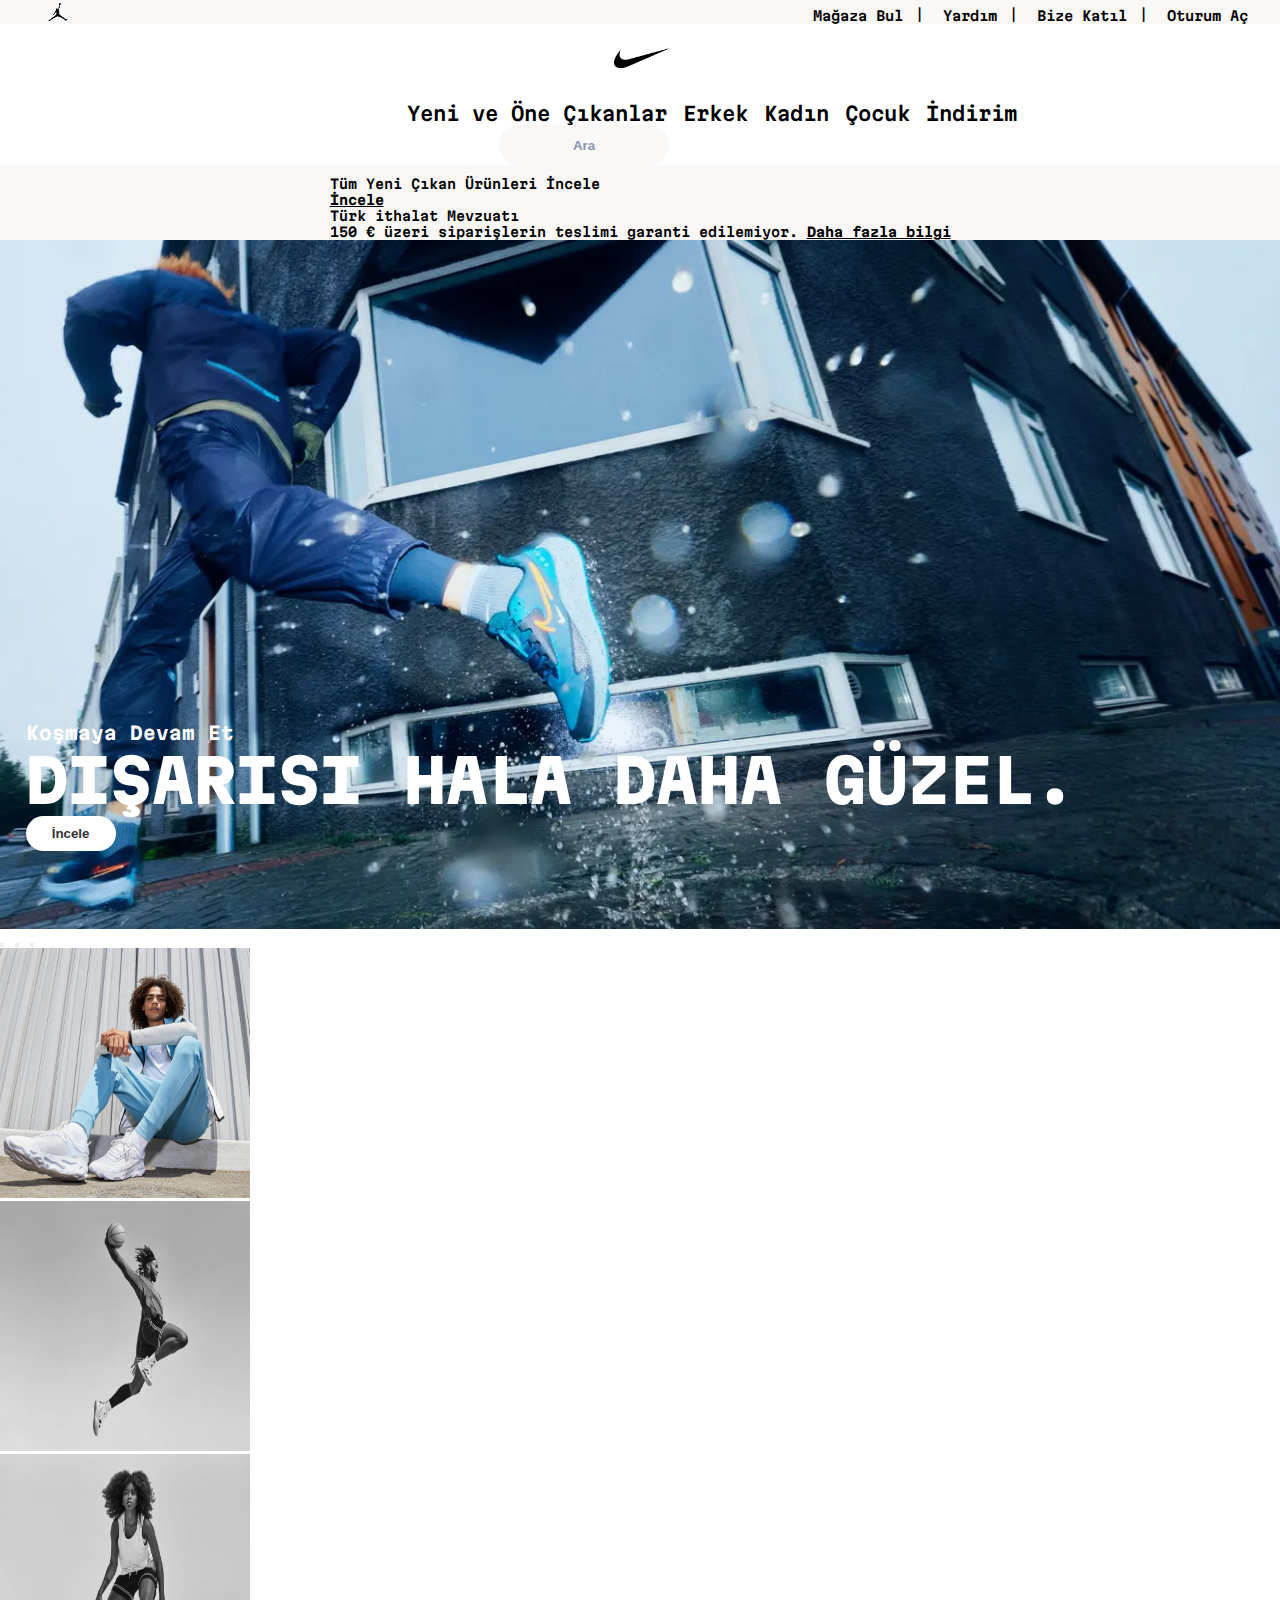
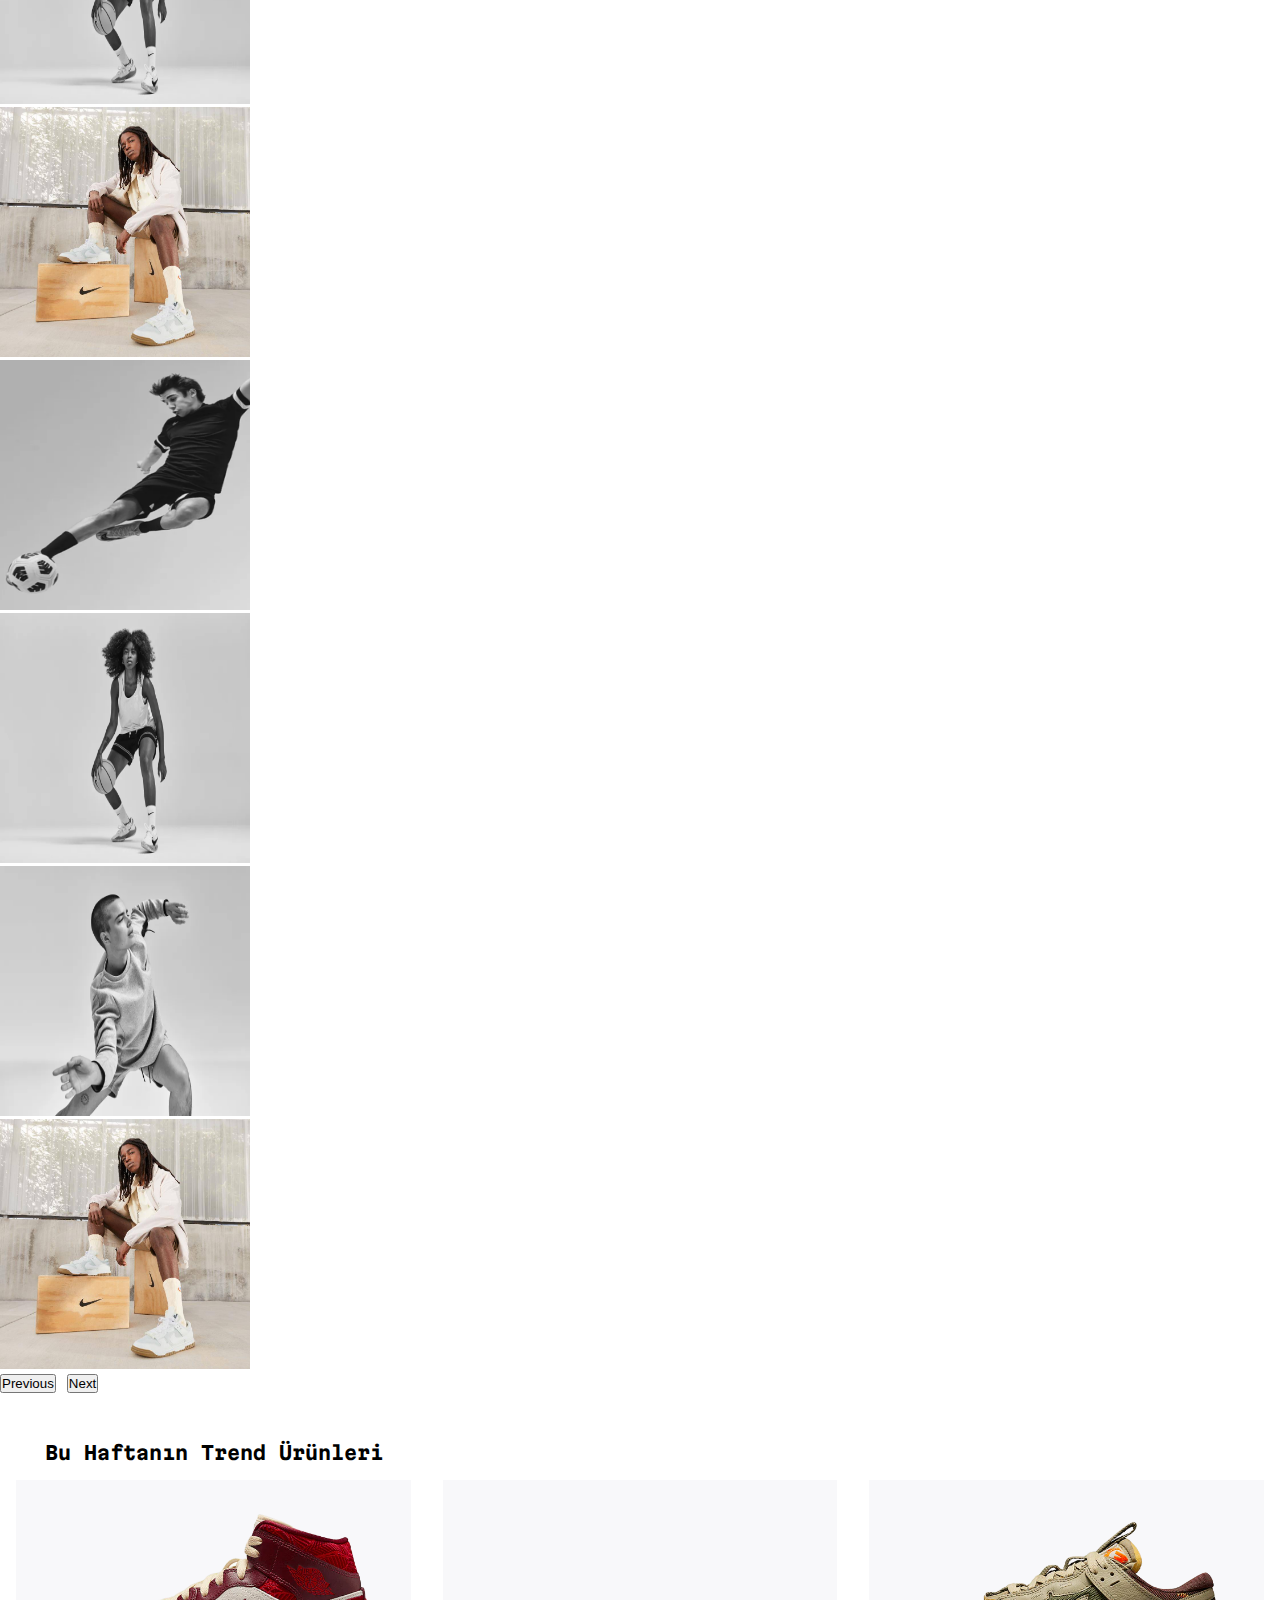
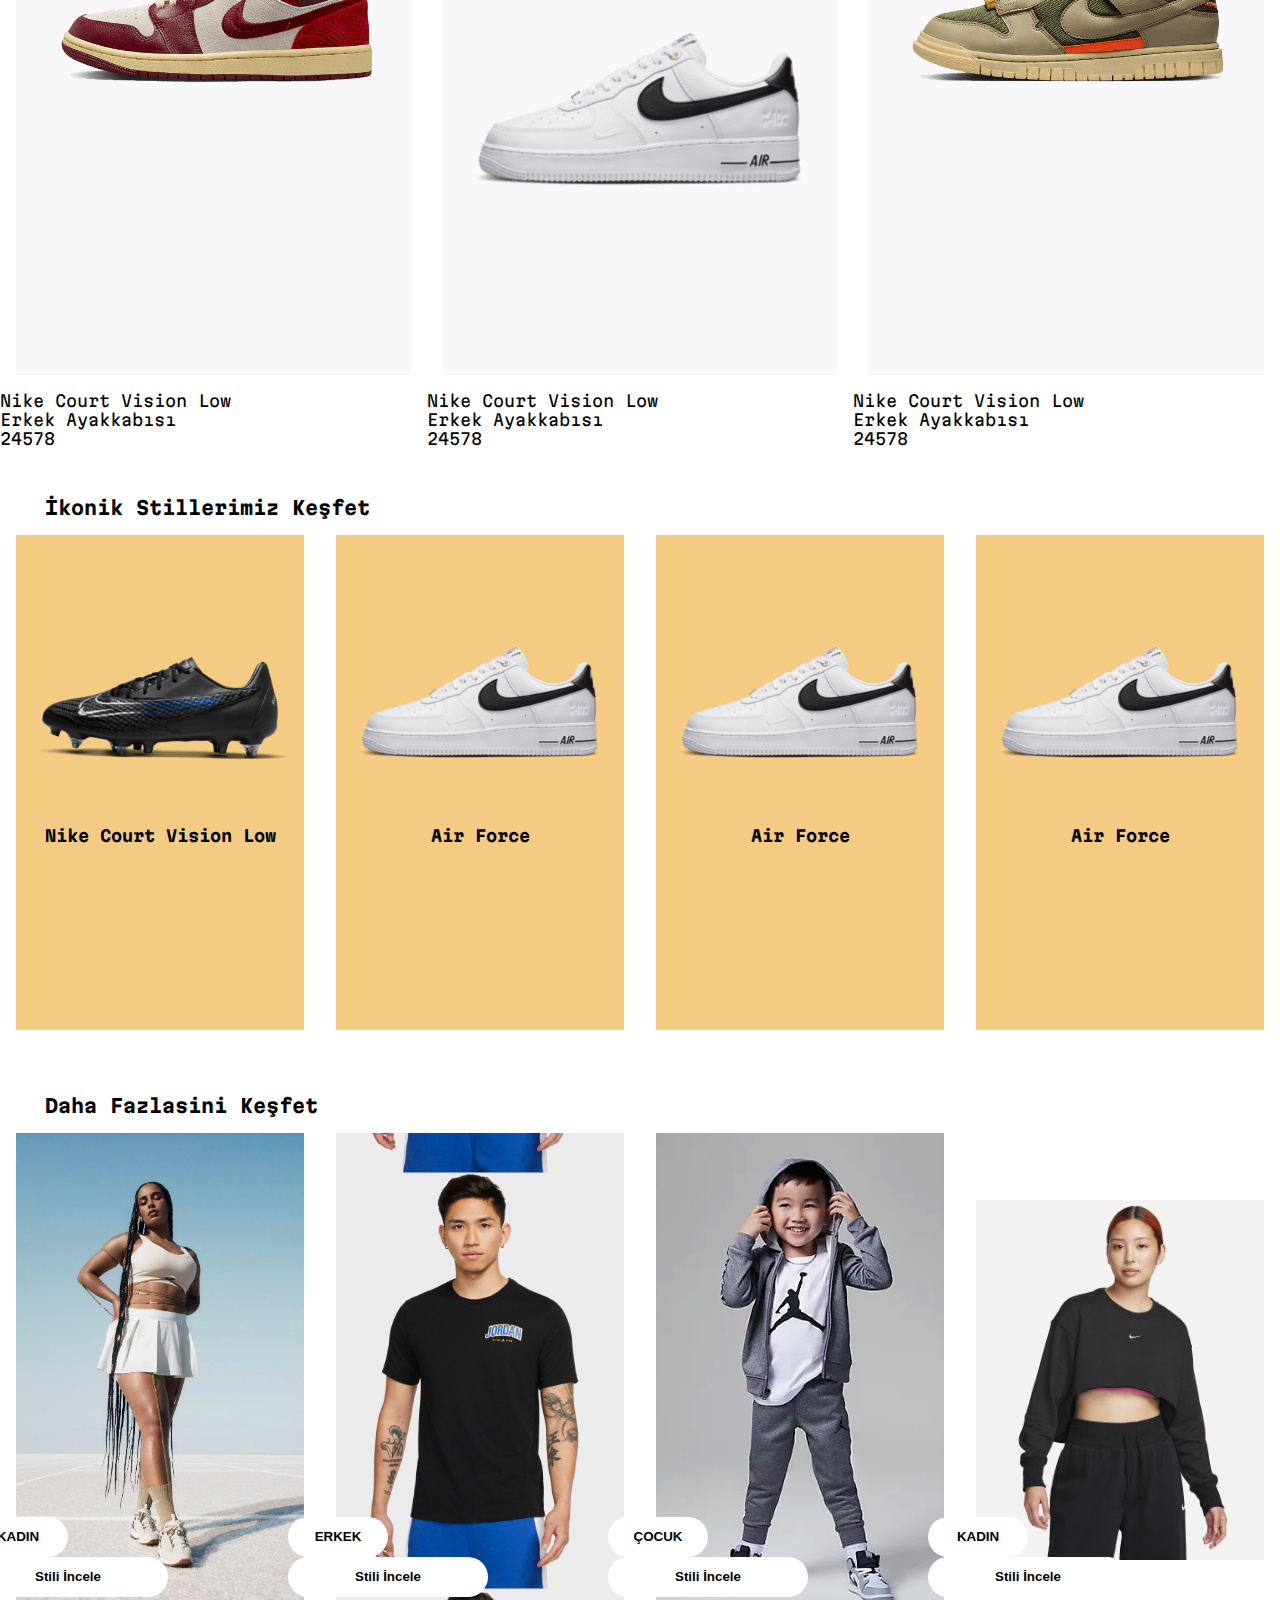
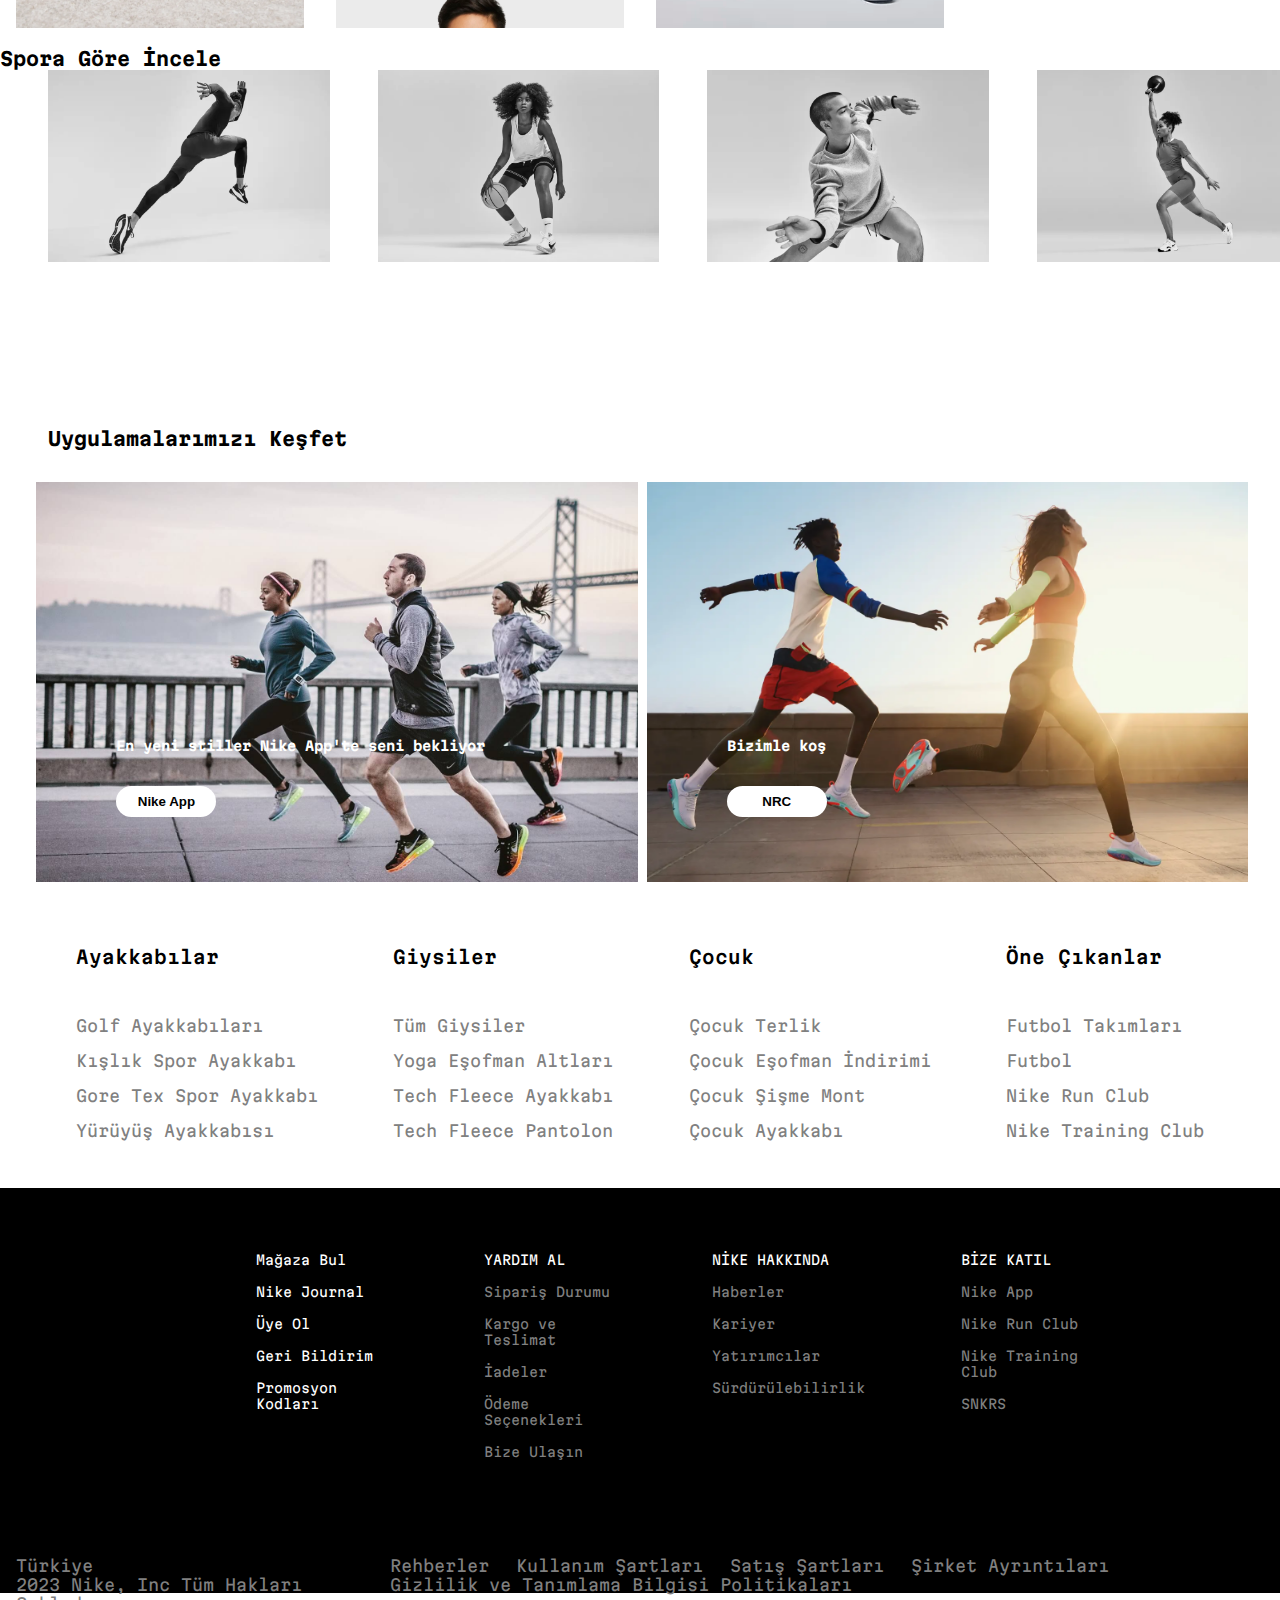
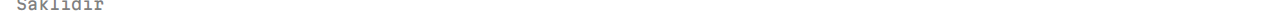
<file: index.html>
<!DOCTYPE html>
<html lang="en">
<head>
    <meta charset="UTF-8">
    <meta name="viewport" content="width=device-width, initial-scale=1.0">
    <title>Nike Tr</title>
    <link rel="stylesheet" href="index.css ">
    <link href="https://cdn.jsdelivr.net/npm/bootstrap@5.3.2/dist/css/bootstrap.min.css" rel="stylesheet" integrity="sha384-T3c6CoIi6uLrA9TneNEoa7RxnatzjcDSCmG1MXxSR1GAsXEV/Dwwykc2MPK8M2HN" crossorigin="anonymous">
    <link rel="stylesheet" href="https://cdnjs.cloudflare.com/ajax/libs/font-awesome/6.4.2/css/all.min.css" integrity="sha512-z3gLpd7yknf1YoNbCzqRKc4qyor8gaKU1qmn+CShxbuBusANI9QpRohGBreCFkKxLhei6S9CQXFEbbKuqLg0DA==" crossorigin="anonymous" referrerpolicy="no-referrer" />
    <link rel="stylesheet" href="https://cdn.jsdelivr.net/npm/bootstrap-icons@1.11.1/font/bootstrap-icons.css">
    <link rel="preconnect" href="https://fonts.googleapis.com">
<link rel="preconnect" href="https://fonts.gstatic.com" crossorigin>
<link href="https://fonts.googleapis.com/css2?family=Anton&family=Arimo&family=Belanosima&family=Caprasimo&family=Dancing+Script:wght@700&family=Great+Vibes&family=Heebo&family=Martian+Mono:wght@600&display=swap" rel="stylesheet">

</head>
<body>

    <header>
        <div class="mybo container-fluid">
            <img src="img/Jumpman_logo.svg.png" width="20px" height="20px" alt="">
            <ul >
                <li><a href="">Mağaza Bul</a></li>
                <span>|</span>
                <li><a href="">Yardım</a></li>
                <span>|</span>
                <li><a href="">Bize Katıl</a></li>
                <span>|</span>
                <li><a href="login.html">Oturum Aç</a></li>
            </ul>
        </div>
        <nav class="nikelogo container-fluid d-flex justify-content-between"> 
           <a href="index.html"> <img class="ms-4" src="img/51T2hbaJmjL._SX522_.jpg" width="75px " height="75px" alt=""></a>
            <div class="kategori">
                <ul id="">
                    <li id="main1"><a href="">Yeni ve Öne Çıkanlar</a>
                      <ul>
                        <li><a href="">Öne Çıkanlar </a>
                         <ul>
                            <li>Yeni Ayakakbılar </li>
                            <li>Yeni Giysiler</li>
                            <li>SNKRS lansman takvimi</li>
                            <li>Üye Ürünü</li>
                            <li>Fleece  Stilleri</li>
                            <li>Kışlık Giyim</li>
                            <li>Ençok Satanlar</li>
                          </ul>
                        </li>
                        <li><a href="">İkonik Modelleri İncele</a>
                          <ul>
                            <li>Air Force 1</li>
                            <li>Air Jordan 1</li>
                            <li>Air Max </li>
                            <li>Dunk</li>
                            <li>Blazer</li>
                            <li>Pegasus</li>
                            <li>Mercurial</li>
                          </ul>
                        </li>
                        <li><a href="">En iyi Makaleler</a>
                          <ul>
                            <li>.Swoosh</li>
                            <li>Jordan Koleksiyonu</li>
                            <li>Nike SB-Vauldt</li>
                            <li>Sürdürülebilirlik</li>
                            <li>Nike Hikayeleri</li>
                          </ul>
                        </li> 
                      </ul>
                    </li>
                    <li id="main1"><a href="">Erkek</a>
                      <ul>
                        <li><a href="">Öne Çıkanlar</a>
                          <ul>
                            <li>Yeni Ayakakbılar </li>
                            <li>Yeni Giysiler</li>
                            <li>SNKRS lansman takvimi</li>
                            <li>Üye Ürünü</li>
                            <li>Fleece  Stilleri</li>
                            <li>Kışlık Giyim</li>
                            <li>Ençok Satanlar</li>
                          </ul>
                        </li>
                        <li><a href="">Ayakkabılar</a>
                          <ul>
                            <li>Tüm Ayakkabılar</li>
                            <li>Günlük Giyim</li>
                            <li>Jordan</li>
                            <li>Koşu</li>
                            <li>Futbol</li>
                            <li>Basketbol</li>
                            <li>Antreman ve Spor Salonu</li>
                            <li>Kaykay</li>
                            <li>Nike By You</li>
                          </ul>
                        </li>
                        <li><a href="">Giysiler</a>
                          <ul>
                            <li>Tüm Giyim </li>
                            <li>Üstler ve Tişörtler</li>
                            <li>Kapüşonlu üstler</li>
                            <li>Şortlar</li>
                            <li>Eşofman Altı</li>
                            <li>Eşofmanlar</li>
                            <li>Takımlar ve Formalar</li>
                          </ul>
                        </li>
                        <li><a href="">Spora Göre İncele</a>
                          <ul>
                            <li>Tüm Sporlar</li>
                            <li>Koşu </li>
                            <li>Futbol</li>
                            <li>Basketbol</li>
                            <li>Antreman ve Spor Salonu</li>
                            <li>Tenis</li>
                            <li>Golf</li>
                          </ul>
                        </li>
                        <li><a href="">Aksesuarlar</a>
                          <ul>
                            <li>Tüm Aksesuarlar ve Ekipmanlar</li>
                            <li>Çantalar ve Sırt Çantaları</li>
                            <li>Çoraplar</li>
                          </ul>
                        </li>
                      </ul>
                    </li>
                    <li id="main1"><a href="">Kadın</a>
                      <ul>
                        <li><a href="">Öne Çıkanlar</a>
                          <ul>
                            <li>Yeni Ayakakbılar </li>
                            <li>Yeni Giysiler</li>
                            <li>SNKRS lansman takvimi</li>
                            <li>Üye Ürünü</li>
                            <li>Fleece  Stilleri</li>
                            <li>Kışlık Giyim</li>
                            <li>Ençok Satanlar</li>
                          </ul>
                        </li>
                        <li><a href="">Ayakkabılar</a>
                          <ul>
                            <li>Tüm Ayakkabılar</li>
                            <li>Günlük Giyim</li>
                            <li>Jordan</li>
                            <li>Koşu</li>
                            <li>Futbol</li>
                            <li>Basketbol</li>
                            <li>Antreman ve Spor Salonu</li>
                            <li>Kaykay</li>
                            <li>Nike By You</li>
                          </ul>
                        </li>
                        <li><a href="">Giysiler</a>
                          <ul>
                            <li>Tüm Giyim </li>
                            <li>Üstler ve Tişörtler</li>
                            <li>Kapüşonlu üstler</li>
                            <li>Şortlar</li>
                            <li>Eşofman Altı</li>
                            <li>Eşofmanlar</li>
                            <li>Takımlar ve Formalar</li>
                          </ul>
                        </li>
                        <li><a href="">Spora Göre İncele</a>
                          <ul>
                            <li>Tüm Sporlar</li>
                            <li>Koşu </li>
                            <li>Futbol</li>
                            <li>Basketbol</li>
                            <li>Antreman ve Spor Salonu</li>
                            <li>Tenis</li>
                            <li>Golf</li>
                          </ul>
                        </li>
                        <li><a href="">Aksesuarlar</a>
                          <ul>
                            <li>Tüm Aksesuarlar ve Ekipmanlar</li>
                            <li>Çantalar ve Sırt Çantaları</li>
                            <li>Çoraplar</li>
                          </ul>
                        </li>
                      </ul>
                    </li>
                    <li id="main1"><a href="">Çocuk</a>
                      <ul>
                        <li><a href="">Öne Çıkanlar</a>
                          <ul>
                            <li>Yeni Ayakakbılar </li>
                            <li>Yeni Giysiler</li>
                            <li>SNKRS lansman takvimi</li>
                            <li>Üye Ürünü</li>
                            <li>Fleece  Stilleri</li>
                            <li>Kışlık Giyim</li>
                            <li>Ençok Satanlar</li>
                          </ul>
                        </li>
                        <li><a href="">Ayakkabılar</a>
                          <ul>
                            <li>Tüm Ayakkabılar</li>
                            <li>Günlük Giyim</li>
                            <li>Jordan</li>
                            <li>Koşu</li>
                            <li>Futbol</li>
                            <li>Basketbol</li>
                            <li>Antreman ve Spor Salonu</li>
                            <li>Kaykay</li>
                            <li>Nike By You</li>
                          </ul>
                        </li>
                        <li><a href="">Giysiler</a>
                          <ul>
                            <li>Tüm Giyim </li>
                            <li>Üstler ve Tişörtler</li>
                            <li>Kapüşonlu üstler</li>
                            <li>Şortlar</li>
                            <li>Eşofman Altı</li>
                            <li>Eşofmanlar</li>
                            <li>Takımlar ve Formalar</li>
                          </ul>
                        </li>
                        <li><a href="">Spora Göre İncele</a>
                          <ul>
                            <li>Tüm Sporlar</li>
                            <li>Koşu </li>
                            <li>Futbol</li>
                            <li>Basketbol</li>
                            <li>Antreman ve Spor Salonu</li>
                            <li>Tenis</li>
                            <li>Golf</li>
                          </ul>
                        </li>
                        <li><a href="">Aksesuarlar</a>
                          <ul>
                            <li>Tüm Aksesuarlar ve Ekipmanlar</li>
                            <li>Çantalar ve Sırt Çantaları</li>
                            <li>Çoraplar</li>
                          </ul>
                        </li>
                      </ul>
                    </li>
                    <li id="main1"><a href="">İndirim</a>
                      <ul>
                        <li><a href="">Öne Çıkanlar</a>
                          <ul>
                            <li>Yeni Ayakakbılar </li>
                            <li>Yeni Giysiler</li>
                            <li>SNKRS lansman takvimi</li>
                            <li>Üye Ürünü</li>
                            <li>Fleece  Stilleri</li>
                            <li>Kışlık Giyim</li>
                            <li>Ençok Satanlar</li>
                          </ul>
                        </li>
                        <li><a href="">Ayakkabılar</a>
                          <ul>
                            <li>Tüm Ayakkabılar</li>
                            <li>Günlük Giyim</li>
                            <li>Jordan</li>
                            <li>Koşu</li>
                            <li>Futbol</li>
                            <li>Basketbol</li>
                            <li>Antreman ve Spor Salonu</li>
                            <li>Kaykay</li>
                            <li>Nike By You</li>
                          </ul>
                        </li>
                        <li><a href="">Giysiler</a>
                          <ul>
                            <li>Tüm Giyim </li>
                            <li>Üstler ve Tişörtler</li>
                            <li>Kapüşonlu üstler</li>
                            <li>Şortlar</li>
                            <li>Eşofman Altı</li>
                            <li>Eşofmanlar</li>
                            <li>Takımlar ve Formalar</li>
                          </ul>
                        </li>
                        <li><a href="">Spora Göre İncele</a>
                          <ul>
                            <li>Tüm Sporlar</li>
                            <li>Koşu </li>
                            <li>Futbol</li>
                            <li>Basketbol</li>
                            <li>Antreman ve Spor Salonu</li>
                            <li>Tenis</li>
                            <li>Golf</li>
                          </ul>
                        </li>
                        <li><a href="">Aksesuarlar</a>
                          <ul>
                            <li>Tüm Aksesuarlar ve Ekipmanlar</li>
                            <li>Çantalar ve Sırt Çantaları</li>
                            <li>Çoraplar</li>
                          </ul>
                        </li>
                      </ul>
                    </li>
                </ul>
            </div>
            <div class="searchand d-flex">
                <div class="div-container">
                    <input type="text" placeholder="Ara" >
                    <i class="fa-solid fa-magnifying-glass "></i>
                </div>
                <div class="i-container">
                    <i class="bi bi-search"></i>
                    <i class="bi bi-person"></i>
                    <i class="fa-regular fa-heart"></i>
                  <a href="sepet.html"><i class="fa-solid fa-bag-shopping text-secondary" ></i></a></i>
                    <i class="bi bi-list"></i>
                </div>
            </div>
        </nav>
        <div class="carousel-parent">
            <div id="carouselExampleAutoplaying" class="carousel slide text-center" data-bs-ride="carousel">
                <div class="carousel-inner">
                  <div class="carousel-item active">
                   <p>Tüm Yeni Çıkan Ürünleri İncele <br><a href="">İncele</a></p>
                  </div>
                  <div class="carousel-item">
                    <p>Türk ithalat Mevzuatı <br>150 € üzeri siparişlerin teslimi garanti edilemiyor. <a href="">Daha fazla bilgi</a></p>
                  </div>
                 
                </div>
              </div>
        </div>
    </header>
    <!-- <div class="aciklamaparent text-center">
        <p>Koşmaya Devam Et</p>
        <h1>DIŞARISI HALA DAHA GÜZEL.</h1>
        <button class="">İncele</button>
    </div> -->
    <div class="video-container ">
    <div class="disarisi">
      <div class="disarisi-text">
        <h3>Koşmaya Devam Et</h3>
        <h1>DIŞARISI HALA DAHA GÜZEL.</h1>
        <button>İncele</button>
      </div>
    </div>
    </div>
    <div class="urun-carousel-parent mt-3">
        <div id="carouselExampleCaptions" class="carousel slide " data-bs-ride="carousel">
            <div class="carousel-indicators">
              <button type="button" data-bs-target="#carouselExampleCaptions" data-bs-slide-to="0" class="active" aria-current="true" aria-label="Slide 1"></button>
              <button type="button" data-bs-target="#carouselExampleCaptions" data-bs-slide-to="1" aria-label="Slide 2"></button>
              <button type="button" data-bs-target="#carouselExampleCaptions" data-bs-slide-to="2" aria-label="Slide 3"></button>
            </div>
            <div class="carousel-inner">
              <div class="carousel-item active d-flex justify-content-center align-items-center">
                <img src="img/slider5..jpg"  class="d-block foto" alt="...">
                <div class="carousel-caption d-none d-md-block">
                </div>
              </div>
              <div class="carousel-item">
                <img src="img/slider4.jpeg" class="d-block foto " alt="...">
                <div class="carousel-caption d-none d-md-block">
                </div>
              </div>
              <div class="carousel-item">
                <img src="img/slider.jpeg" class="d-block foto " alt="...">
                <div class="carousel-caption d-none d-md-block">
                </div>
              </div>
              <div class="carousel-item">
                <img src="img/slider6.jpg" class="d-block foto " alt="...">
                <div class="carousel-caption d-none d-md-block">
                </div>
              </div>
              <div class="carousel-item">
                <img src="img/slider7.webp" class="d-block foto " alt="...">
                <div class="carousel-caption d-none d-md-block">
                </div>
              </div>
              <div class="carousel-item">
                <img src="img/slider8.webp" class="d-block foto " alt="...">
                <div class="carousel-caption d-none d-md-block">
                </div>
              </div>
              <div class="carousel-item">
                <img src="img/slider9.webp" class="d-block foto " alt="...">
                <div class="carousel-caption d-none d-md-block">
                </div>
              </div>
              <div class="carousel-item">
                <img src="img/slider6.jpg" class="d-block foto " alt="...">
                <div class="carousel-caption d-none d-md-block">
                </div>
              </div>
            <button class="  carousel-control-prev" type="button" data-bs-target="#carouselExampleCaptions" data-bs-slide="prev">
              <span class="carousel-control-prev-icon" aria-hidden="true"></span>
              <span class="visually-hidden">Previous</span>
            </button>
            <button class="carousel-control-next" type="button" data-bs-target="#carouselExampleCaptions" data-bs-slide="next">
              <span class="carousel-control-next-icon" aria-hidden="true"></span>
              <span class="visually-hidden">Next</span>
            </button>
          </div>
    </div>
    </div>
    <!-- <div id="carouselExampleFade" class="carousel slide carousel-fade">
      <div class="carousel-inner">
        <div class="carousel-item active">
          <img src="img/s1.jpeg" class="d-block w-25" alt="...">
        </div>
        <div class="carousel-item">
          <img src="img/s2.jpeg" class="d-block w-25" alt="...">
        </div>
        <div class="carousel-item">
          <img src="img/s3.webp" class="d-block w-25" alt="...">
        </div>
      </div>
      <button class="carousel-control-prev" type="button" data-bs-target="#carouselExampleFade" data-bs-slide="prev">
        <span class="carousel-control-prev-icon" aria-hidden="true"></span>
        <span class="visually-hidden">Previous</span>
      </button>
      <button class="carousel-control-next" type="button" data-bs-target="#carouselExampleFade" data-bs-slide="next">
        <span class="carousel-control-next-icon" aria-hidden="true"></span>
        <span class="visually-hidden">Next</span>
      </button> -->
    </div>
    <div class="box-img-parent">
      <h3>Bu Haftanın Trend Ürünleri</h3>
     <ul>
      <div class="li-box " id="sifir">
        <li><a href="product.html"><img src="img/airjordan.webp" alt=""></a></li>
        <div class="pdiv d-flex justify-content-between">
          <p class="ms-3 text-black fw-bold">Nike Court Vision Low    <br class="">Erkek Ayakkabısı</p>
          <p class=" me-3 fw-bold pl">24578</p>
        </div>
      </div>
      <div class="li-box " id="bir">
        <li><a href="product.html"><img src="img/air-force-1-07-lv8-herrenschuh-kLnMBL.png"   alt=""></a></li>
        <div class="pdiv d-flex justify-content-between">
          <p class="ms-3 text-black fw-bold">Nike Court Vision Low    <br class="">Erkek Ayakkabısı</p>
          <p class=" me-3 fw-bold ">24578</p>
        </div>
      </div>
      <div class="li-box " id="iki">
        <li><a href="product.html"><img src="img/snakerstoreNike_Dunk_Low_Remastered_Medium_Olive-DV0821-200-0.webp" width="550px" alt=""></a></li>
        <div class="pdiv d-flex justify-content-between">
          <p class="ms-3 text-black fw-bold">Nike Court Vision Low    <br class="">Erkek Ayakkabısı</p>
          <p class=" me-3 fw-bold ">24578</p>
        </div>
      </div>
      
    </ul>
    </div>

    <div class="box-img-parent2">
      <h3>İkonik Stillerimiz Keşfet</h3>
     <ul>
      <div class="li-box2" id="uc">
        <li><a href="product.html"><img src="img/phantom.png" alt=""></a> <h4 class="fw-bold">Nike Court Vision Low</h4></li>
      </div>
      <div class="li-box2" id="dort">
        <li><a href="product.html"><img src="img/air-force-1-07-lv8-herrenschuh-kLnMBL.png"   alt=""></a><h4 class="fw-bold">Air Force</h4></li>
      </div>
      <div class="li-box2" id="bes">
        <li><a href="product.html"><img src="img/air-force-1-07-lv8-herrenschuh-kLnMBL.png"   alt=""></a><h4 class="fw-bold">Air Force</h4></li>
      </div>
      <div class="li-box2" id="bes">
        <li><a href="product.html"><img src="img/air-force-1-07-lv8-herrenschuh-kLnMBL.png"   alt=""></a><h4 class="fw-bold">Air Force</h4></li>
      </div>
    </ul>
    </div>
    <div class="box-img-parent3 container-fluid">
      <h3>Daha Fazlasini Keşfet</h3>
     <ul>
      <div class="li-box3">
        <li id="yedi"><a href="">
          <div class="btn-div">
           <button class="" id="button1">KADIN</button> <button class="" id="button2"> <i class="fa-regular fa-eye"></i> Stili İncele</button></a>
          </div>
        </li>
        <li id="sekiz"><a href="">
          <div class="btn-div">
           <button class="" id="button1">ERKEK</button> <button class="" id="button2"> <i class="fa-regular fa-eye"></i> Stili İncele</button></a>
          </div>
        </li>
        <li id="dokuz"><a href="">
          <div class="btn-div">
           <button class="" id="button1">ÇOCUK</button> <button class="" id="button2"> <i class="fa-regular fa-eye"></i> Stili İncele</button></a>
          </div>
        </li>
        <li id="on"><a href="">
          <div class="btn-div">
           <button class="" id="button1">KADIN</button> <button class="" id="button2"> <i class="fa-regular fa-eye"></i> Stili İncele</button></a>
          </div>
        </li>
      </div>
      </ul>
    </div>

    <div class="slider3 container-fluid">
      <h3 class=" mt-5 ms-5">Spora Göre İncele</h3>
      <div class="slider3img">
        <img src="img/spor11.webp" alt="">
        <img src="img/spor22.webp" alt="">
        <img src="img/spor3.webp" alt="">
        <img src="img/spor4.webp" alt="">
      </div>
    </div>

    <div class="box-img-parent4 container-fluid">
      <h3>Uygulamalarımızı Keşfet</h3>
      <div class="fotodiv">
        <div class="firstfoto">
            <h5 id="nikeapph">En yeni stiller Nike App'te seni bekliyor</h5>
            <button id="nikeapp">Nike App</button>
        </div>
        <div class="secondfoto">
          <h5 id="nikeapph">Bizimle koş</h5>
          <button id="nikeapp">NRC</button>
        </div>
      </div>
      </div>

      <div class="minimenu container">
        <ul>
          <li class="titleall"><a href="">Ayakkabılar</a></li>
          <li><a href="">Golf Ayakkabıları</a></li>
          <li><a href="">Kışlık Spor Ayakkabı</a></li>
          <li><a href="">Gore Tex Spor Ayakkabı</a></li>
          <li><a href="">Yürüyüş Ayakkabısı</a></li>
        </ul>
        <ul>
          <li class="titleall"><a href="">Giysiler</a></li>
          <li><a href="">Tüm Giysiler</a></li>
          <li><a href="">Yoga Eşofman Altları</a></li>
          <li><a href="">Tech Fleece Ayakkabı</a></li>
          <li><a href="">Tech Fleece Pantolon</a></li>
        </ul>
        <ul>
          <li class="titleall"><a href="">Çocuk</a></li>
          <li><a href="">Çocuk Terlik</a></li>
          <li><a href="">Çocuk Eşofman İndirimi</a></li>
          <li><a href="">Çocuk Şişme Mont</a></li>
          <li><a href="">Çocuk Ayakkabı</a></li>
          </a></li>
        </ul>
        <ul>
          <li class="titleall"><a href="">Öne Çıkanlar</a></li>
          <li><a href="">Futbol Takımları</a></li>
          <li><a href="">Futbol</a></li>
          <li><a href="">Nike Run Club</a></li>
          <li><a href="">Nike Training Club</a></li>
        </ul>

        
        </div>
        <div class="mobilmenu">
          <ul>
            <li>Ayakkabılar</li>
            <li>Giysiler</li>
            <li>Çocuk</li>
            <li>Öne Çıkanlar</li>
          </ul>
      </div>

      <footer>
        <div class="lists">
          <ul>
            <li class="title2">Mağaza Bul</li>
            <li class="title2">Nike Journal</li>
            <li class="title2">Üye Ol</li>
            <li class="title2">Geri Bildirim</li>
            <li class="title2">Promosyon Kodları</li>
          </ul>
          <ul>
            <li class="title2">YARDIM AL</li>
            <li>Sipariş Durumu</li>
            <li>Kargo ve Teslimat</li>
            <li>İadeler</li>
            <li>Ödeme Seçenekleri</li>
            <li>Bize Ulaşın</li>
          </ul>
          <ul>
            <li class="title2">NİKE HAKKINDA</li>
            <li>Haberler</li>
            <li>Kariyer</li>
            <li>Yatırımcılar</li>
            <li>Sürdürülebilirlik</li>
          </ul>
          <ul>
            <li class="title2">BİZE KATIL</li>
            <li>Nike App</li>
            <li>Nike Run Club</li>
            <li>Nike Training Club</li>
            <li>SNKRS</li>
          </ul>
          <ul class="betwen">
            <li><i class="fa-brands fa-twitter"></i></li>
            <li><i class="fa-brands fa-facebook"></i></li>
            <li><i class="fa-brands fa-youtube"></i></li>
            <li><i class="fa-brands fa-instagram"></i></li>
          </ul>
        </div>
        <div class="lists2">
          <ul>
            <li class="text-white"><i class="fa-solid fa-map-pin"> </i> Türkiye</li>
            <li>2023 Nike, Inc Tüm Hakları Saklıdır</li>
        </ul>
          <ul>
            <li>Rehberler</li>
            <li>Kullanım Şartları</li>
            <li>Satış Şartları</li>
            <li>Şirket Ayrıntıları</li>
            <li>Gizlilik ve Tanımlama Bilgisi Politikaları</li>
          </ul>
        
        </div>


      </footer>
    <script src="https://cdn.jsdelivr.net/npm/bootstrap@5.3.2/dist/js/bootstrap.bundle.min.js " src="script.js" integrity="sha384-C6RzsynM9kWDrMNeT87bh95OGNyZPhcTNXj1NW7RuBCsyN/o0jlpcV8Qyq46cDfL" crossorigin="anonymous"></script>
</body>
</html>
</file>
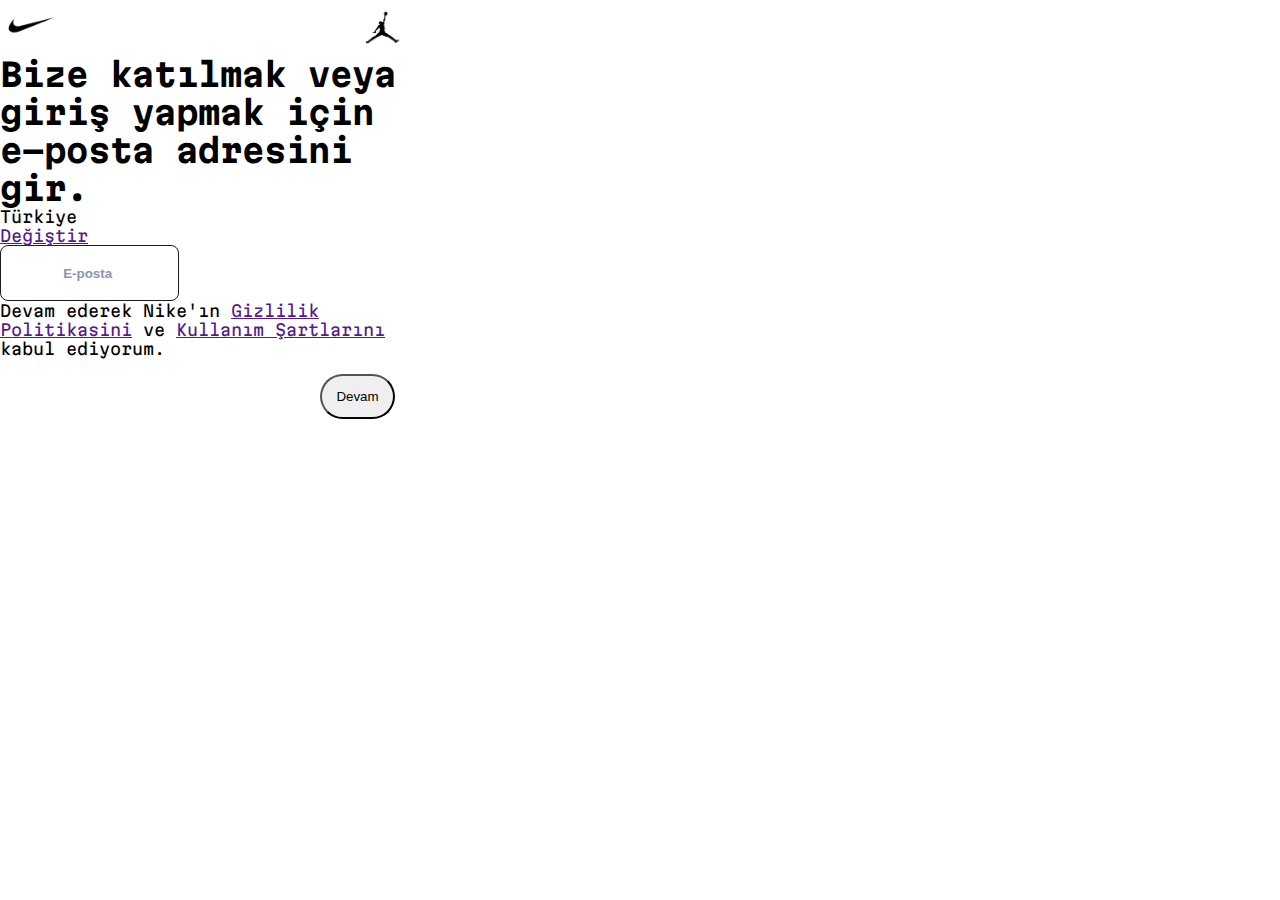
<file: login.html>
<!DOCTYPE html>
<html lang="en">
<head>
    <meta charset="UTF-8">
    <meta name="viewport" content="width=device-width, initial-scale=1.0">
    <title>Document</title>
    <link rel="stylesheet" href="index.css ">
    <link href="https://cdn.jsdelivr.net/npm/bootstrap@5.3.2/dist/css/bootstrap.min.css" rel="stylesheet" integrity="sha384-T3c6CoIi6uLrA9TneNEoa7RxnatzjcDSCmG1MXxSR1GAsXEV/Dwwykc2MPK8M2HN" crossorigin="anonymous">
    <link rel="stylesheet" href="https://cdnjs.cloudflare.com/ajax/libs/font-awesome/6.4.2/css/all.min.css" integrity="sha512-z3gLpd7yknf1YoNbCzqRKc4qyor8gaKU1qmn+CShxbuBusANI9QpRohGBreCFkKxLhei6S9CQXFEbbKuqLg0DA==" crossorigin="anonymous" referrerpolicy="no-referrer" />
    <link rel="stylesheet" href="https://cdn.jsdelivr.net/npm/bootstrap-icons@1.11.1/font/bootstrap-icons.css">
    <link rel="preconnect" href="https://fonts.googleapis.com">
    <link rel="preconnect" href="https://fonts.gstatic.com" crossorigin>
    <link href="https://fonts.googleapis.com/css2?family=Anton&family=Arimo&family=Belanosima&family=Caprasimo&family=Dancing+Script:wght@700&family=Great+Vibes&family=Heebo&family=Martian+Mono:wght@600&display=swap" rel="stylesheet">


</head>
<body>
  <div class="container">
    <div class="row">
        <div class="col  my-auto ">
            <div class="parent mx-auto">
                <div class="logoparent mt-4">
                    <img width="60px" height="55px" src="img/51T2hbaJmjL._SX522_.jpg" alt="">
                    <img width="35px" height="35px" src="img/Jumpman_logo.svg.png" alt="">
                </div>
                <div class="text-parent mt-4">
                    <h1 class="fs-4">Bize katılmak veya giriş yapmak için e-posta adresini gir. </h1>
                    <div class="langue">
                        <p class="fs-5 d-inline-block  ">Türkiye</p>
                        <a class="ms-2 text-secondary" href="">Değiştir </a>
                    </div>
                    <form>
                        <input class=" mt-3 input1 w-100  border-secondary"  type="text" placeholder="E-posta ">

                        <p class="text-secondary mt-5">Devam ederek Nike'ın  <span><a class="text-secondary" href="">Gizlilik Politikasini</a></span> ve <span><a class="text-secondary" href="">Kullanım Şartlarını</a></span> kabul ediyorum.</p>
                    </form>
                    
                    <a class="text-decoration-none text-white" href="index.html"><button id="btncontinue" class="bg-black text-white loginbtn w-25">Devam</button></a>
                </div>
            </div>
        </div>
    </div>
  </div>


  </div>
</body>
</html>
</file>
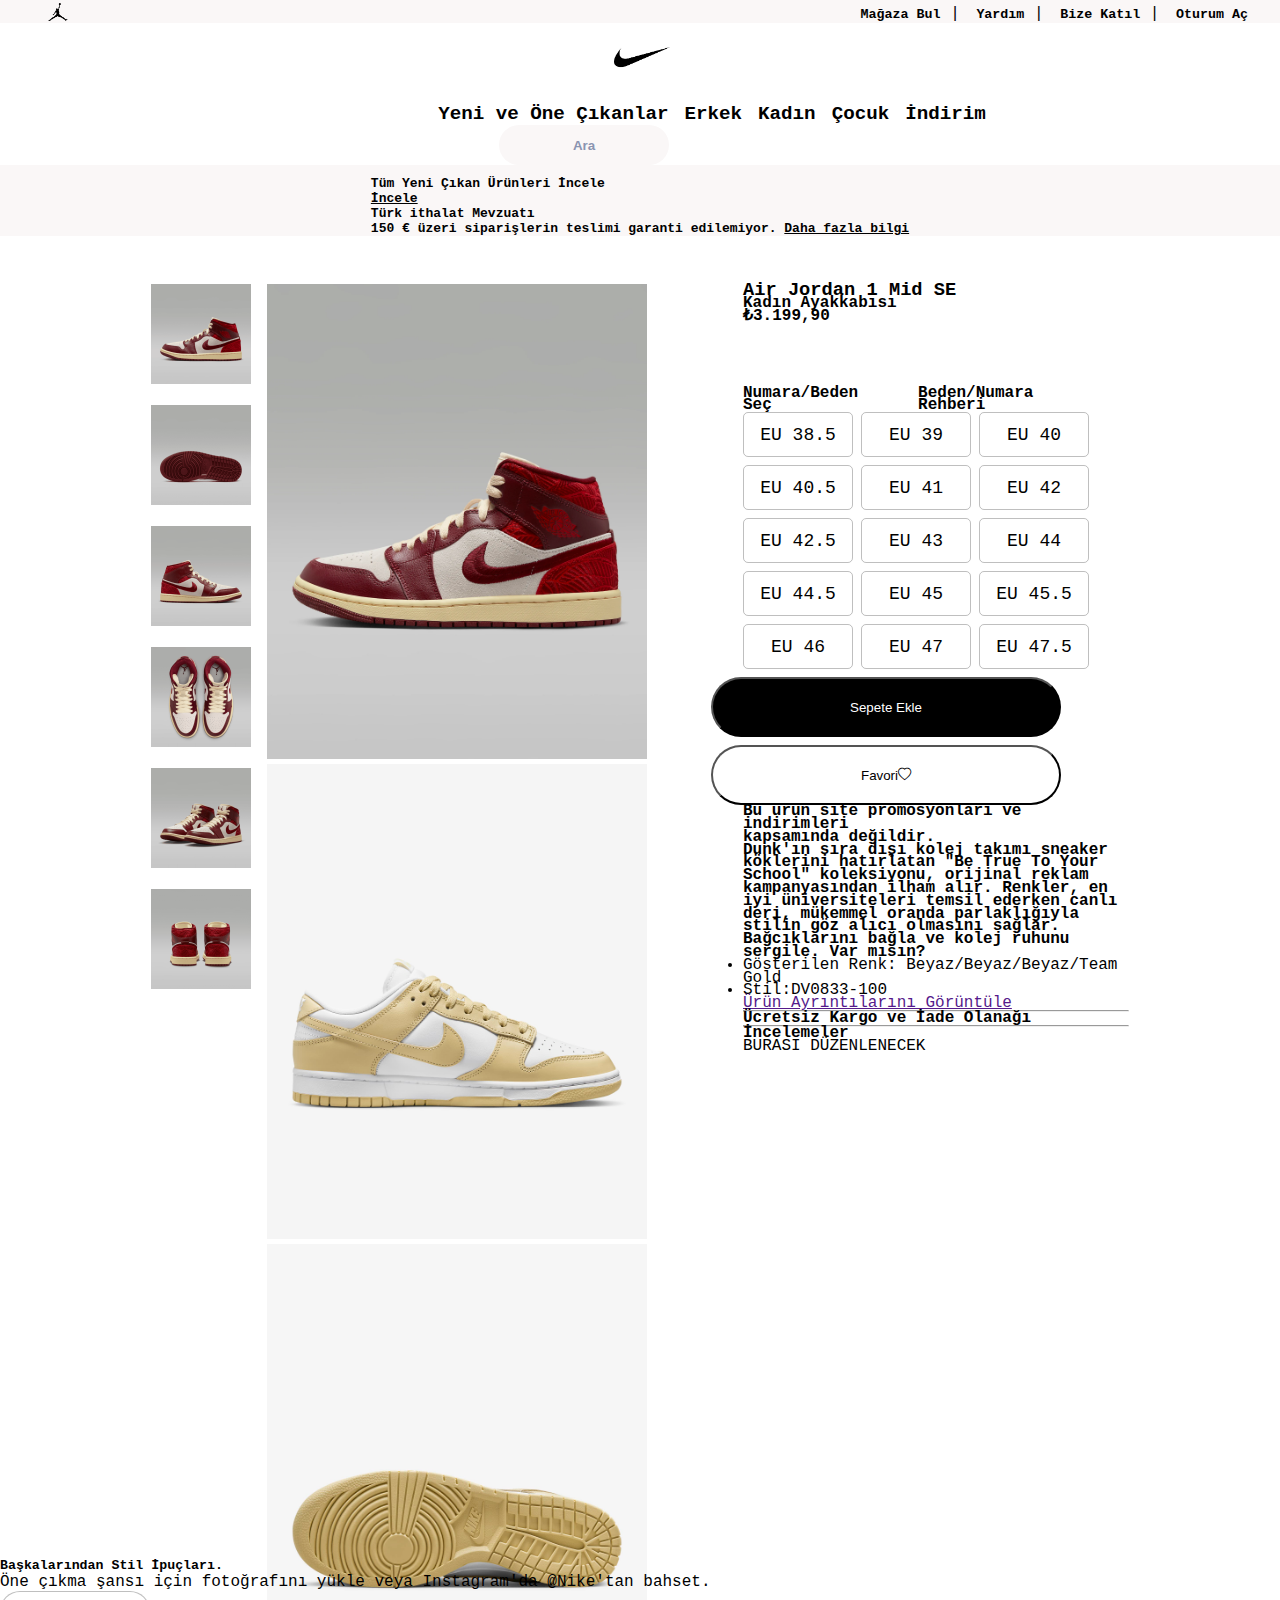
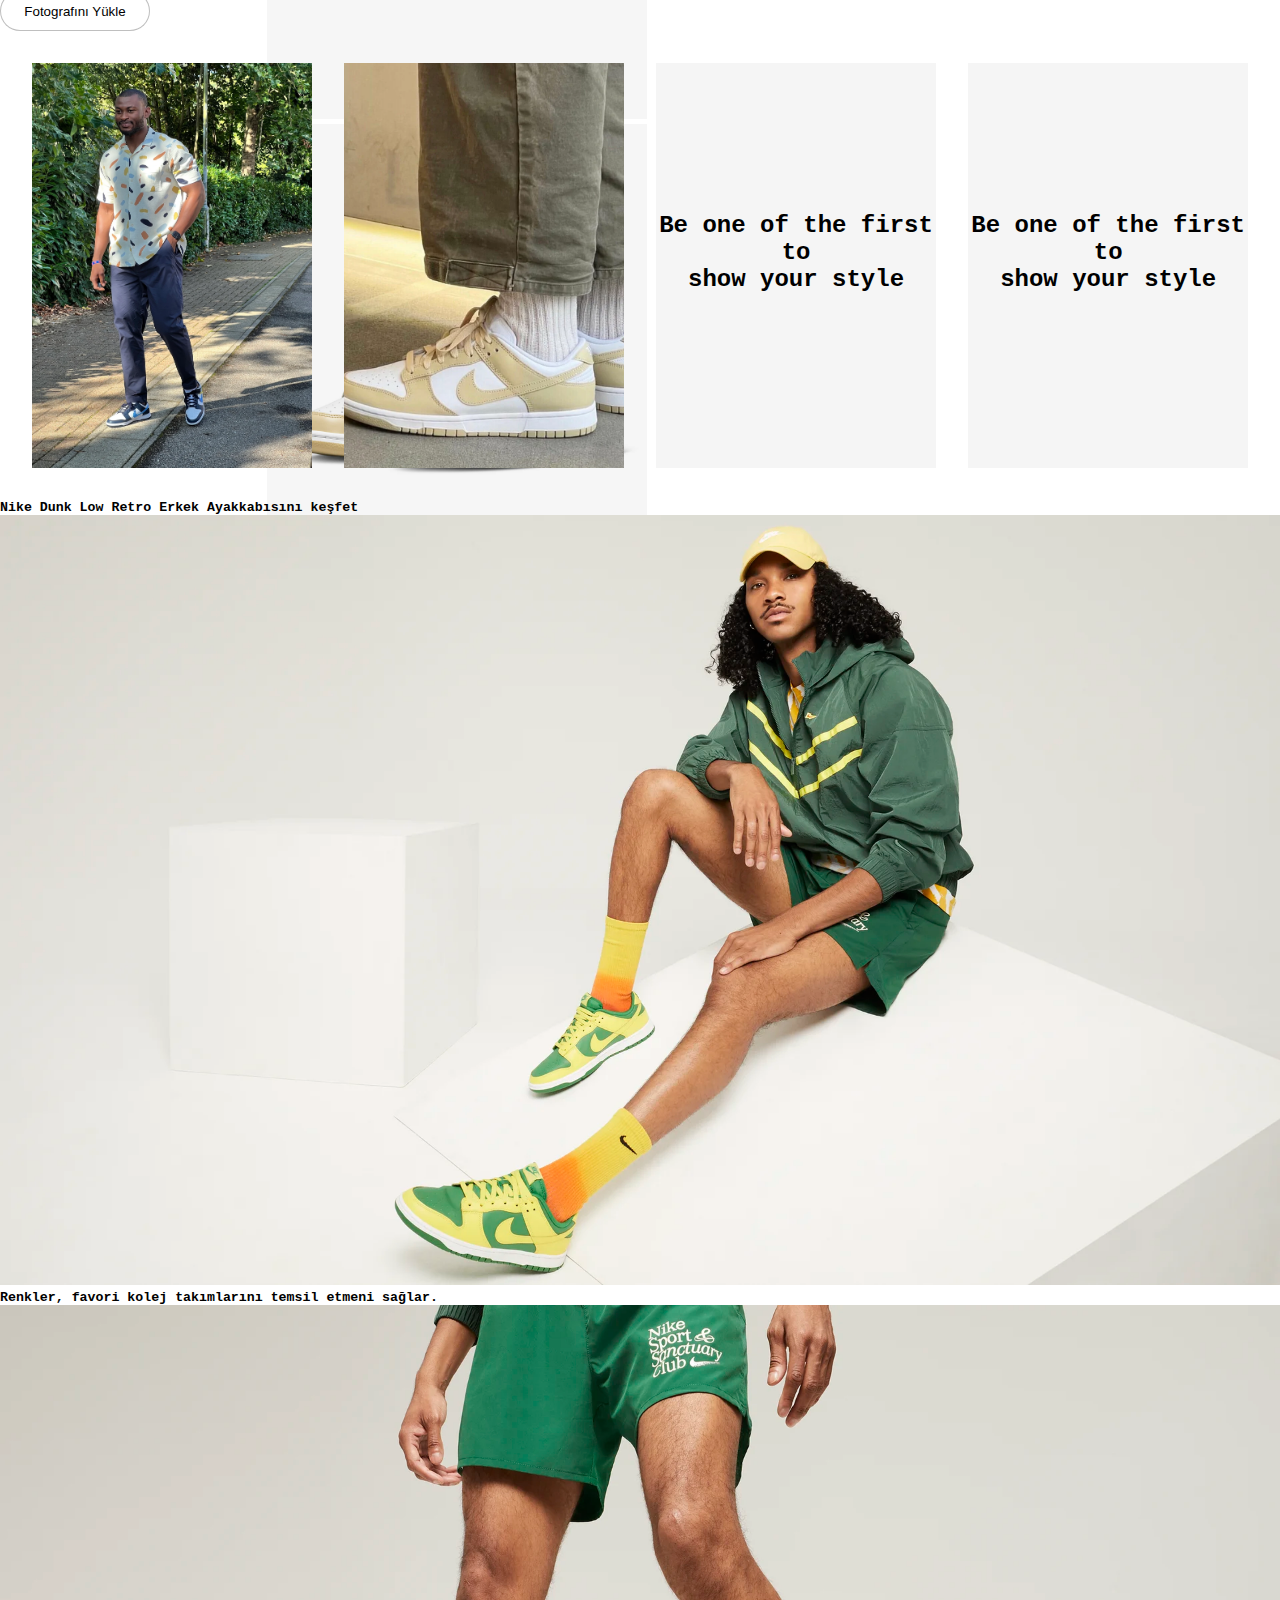
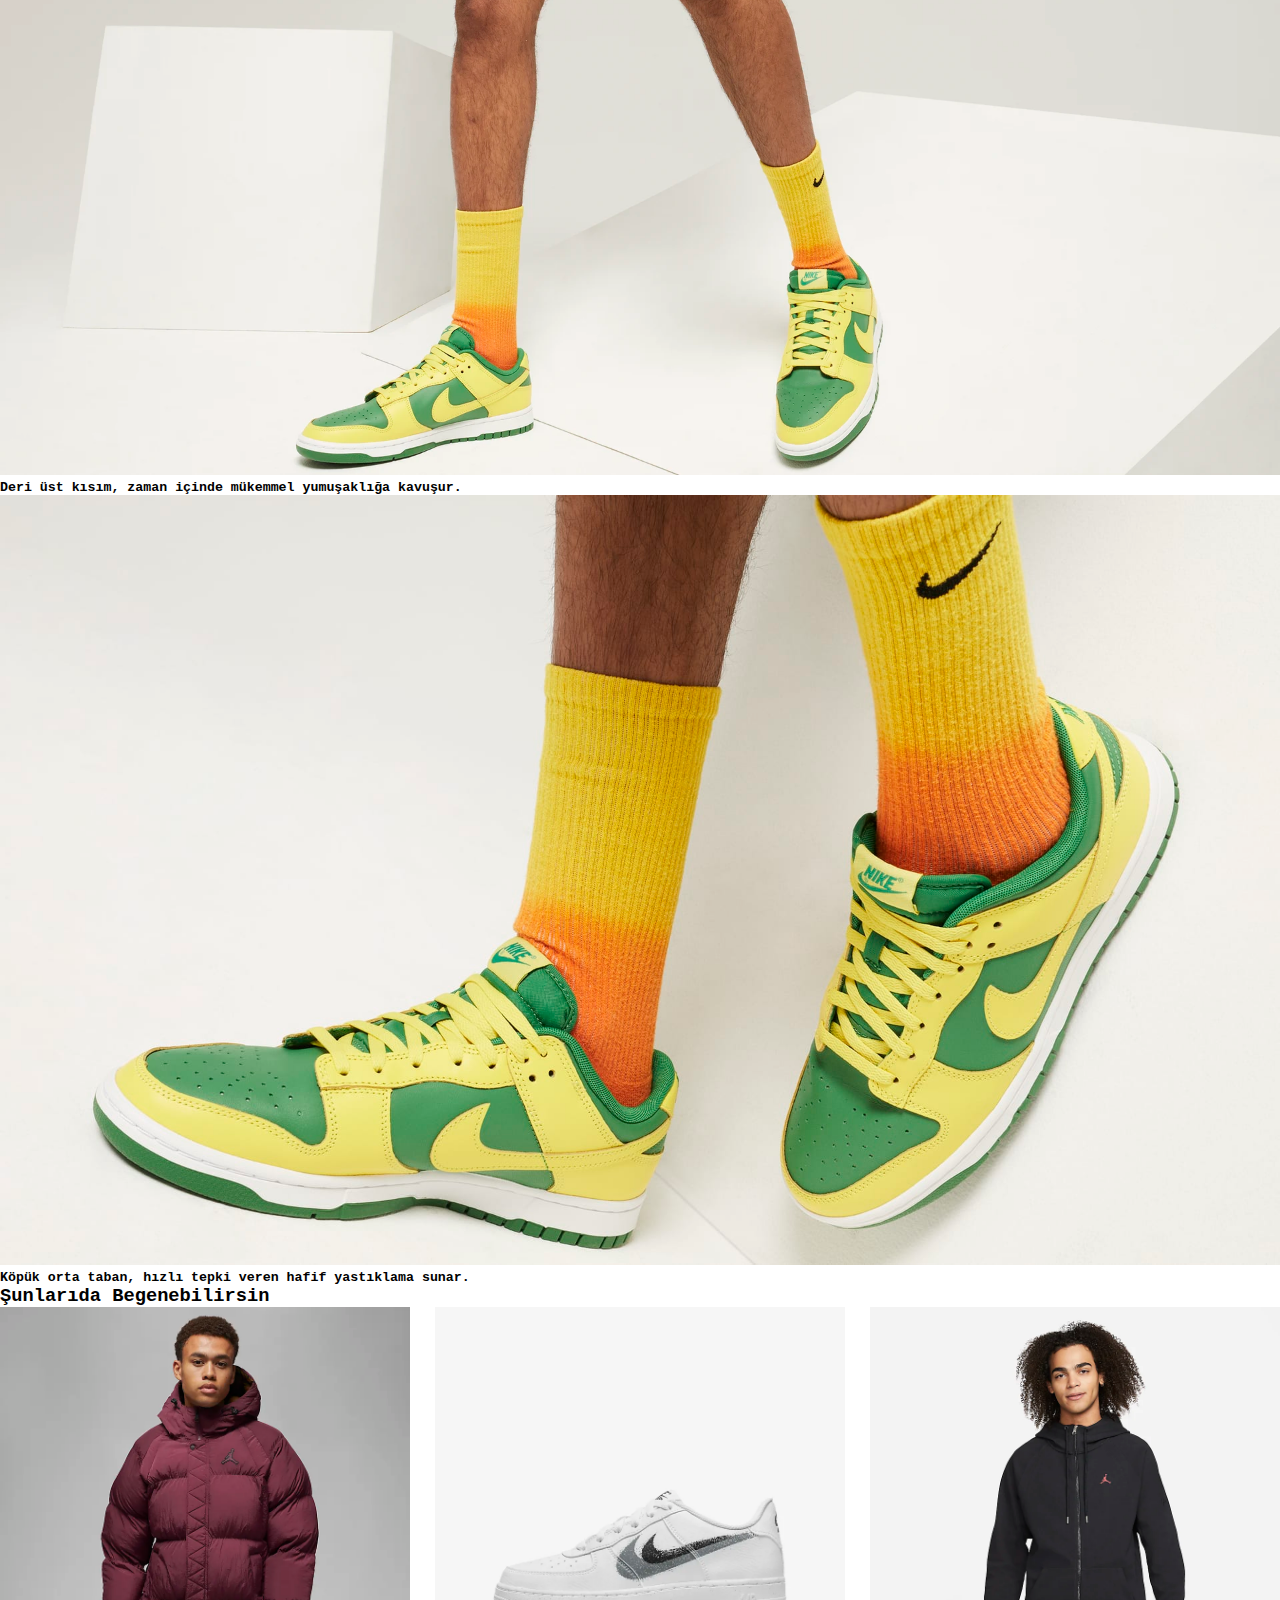
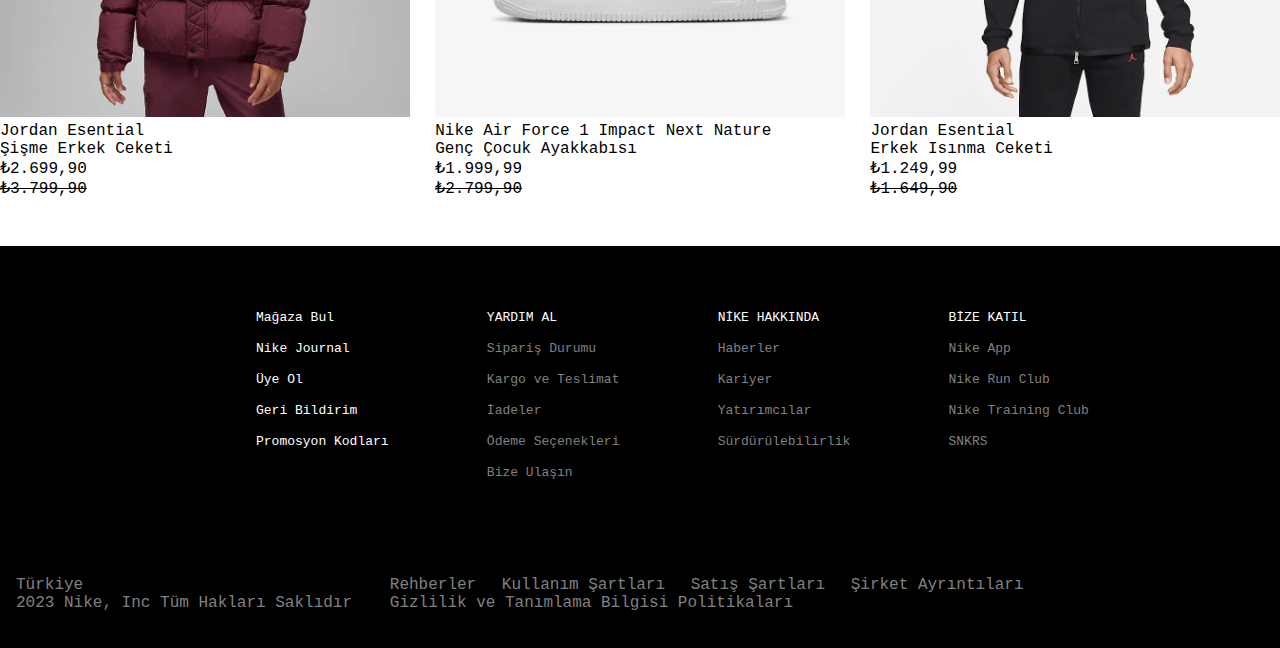
<file: product.html>
<!DOCTYPE html>
<html lang="en">
<head>
    <meta charset="UTF-8">
    <meta name="viewport" content="width=device-width, initial-scale=1.0">
    <title>Document</title>
    <link rel="stylesheet" href="index.css">
    <link href="https://cdn.jsdelivr.net/npm/bootstrap@5.3.2/dist/css/bootstrap.min.css" rel="stylesheet" integrity="sha384-T3c6CoIi6uLrA9TneNEoa7RxnatzjcDSCmG1MXxSR1GAsXEV/Dwwykc2MPK8M2HN" crossorigin="anonymous">
    <link rel="stylesheet" href="https://cdnjs.cloudflare.com/ajax/libs/font-awesome/6.4.2/css/all.min.css" integrity="sha512-z3gLpd7yknf1YoNbCzqRKc4qyor8gaKU1qmn+CShxbuBusANI9QpRohGBreCFkKxLhei6S9CQXFEbbKuqLg0DA==" crossorigin="anonymous" referrerpolicy="no-referrer" />
    <link rel="stylesheet" href="https://cdn.jsdelivr.net/npm/bootstrap-icons@1.11.1/font/bootstrap-icons.css">
</head>
<body>
    
    <header>
        <div class="mybo container-fluid">
            <img src="img/Jumpman_logo.svg.png" width="20px" height="20px" alt="">
            <ul >
                <li><a href="">Mağaza Bul</a></li>
                <span>|</span>
                <li><a href="">Yardım</a></li>
                <span>|</span>
                <li><a href="">Bize Katıl</a></li>
                <span>|</span>
                <li><a href="login.html">Oturum Aç</a></li>
            </ul>
        </div>
        <nav class="nikelogo container-fluid d-flex justify-content-between"> 
           <a href="index.html"> <img class="ms-4" src="img/51T2hbaJmjL._SX522_.jpg" width="75px " height="75px" alt=""></a>
            <div class="kategori">
                <ul class="">
                    <li><a href="">Yeni ve Öne Çıkanlar</a></li>
                    <li><a href="">Erkek</a></li>
                    <li><a href="">Kadın</a></li>
                    <li><a href="">Çocuk</a></li>
                    <li><a href="">İndirim</a></li>
                </ul>
            </div>
            <div class="searchand d-flex">
                <div class="div-container">
                    <input type="text" placeholder="Ara" >
                    <i class="fa-solid fa-magnifying-glass "></i>
                </div>
                <div class="i-container">
                    <i class="bi bi-search"></i>
                    <i class="bi bi-person"></i>
                    <i class="fa-regular fa-heart"></i>
                    <a href="sepet.html"><i class="fa-solid fa-bag-shopping text-secondary" ></i></a></i>
                    <i class="bi bi-list"></i>
                </div>
            </div>
        </nav>
        <div class="carousel-parent">
            <div id="carouselExampleAutoplaying" class="carousel slide text-center" data-bs-ride="carousel">
                <div class="carousel-inner">
                  <div class="carousel-item active">
                   <p>Tüm Yeni Çıkan Ürünleri İncele <br><a href="">İncele</a></p>
                  </div>
                  <div class="carousel-item">
                    <p>Türk ithalat Mevzuatı <br>150 € üzeri siparişlerin teslimi garanti edilemiyor. <a href="">Daha fazla bilgi</a></p>
                  </div>
                 
                </div>
              </div>
        </div>
    </header>

    <div class="product">
        <div class="container">
            <div class=" boxparent">
                <div id="box1" class="box">
                    <ul>
                        <li><a href=""><img src="img/a1.png" alt=""></a></li>
                        <li><a href=""><img src="img/a2.png" alt=""></a></li>
                        <li><a href=""><img src="img/a3.png" alt=""></a></li>
                        <li><a href=""><img src="img/a4.png" alt=""></a></li>
                        <li><a href=""><img src="img/a5.png" alt=""></a></li>
                        <li><a href=""><img src="img/a6.png" alt=""></a></li>
                        
                    </ul>
                </div>
                <div id="box2" class="box">
                    <div id="carouselExampleFade" class="carousel slide carousel-fade">
                        <div class="carousel-inner">
                          <div class="carousel-item active">
                            <img src="img/airjordan22.webp" class="d-block " alt="...">
                          </div>
                          <div class="carousel-item">
                            <img src="img/anaimg (2).jpeg" class="d-block" alt="...">
                          </div>
                          <div class="carousel-item">
                            <img src="img/anaimg (3).jpeg" class="d-block " alt="...">
                          </div>
                          <div class="carousel-item">
                            <img src="img/anaimg (4).jpeg" class="d-block " alt="...">
                          </div>
                          
                        </div>
                        <button class="carousel-control-prev" type="button" data-bs-target="#carouselExampleFade" data-bs-slide="prev">
                          <span class="carousel-control-prev-icon" aria-hidden="true"></span>
                          <span class="visually-hidden">Previous</span>
                        </button>
                        <button class="carousel-control-next" type="button" data-bs-target="#carouselExampleFade" data-bs-slide="next">
                          <span class="carousel-control-next-icon" aria-hidden="true"></span>
                          <span class="visually-hidden">Next</span>
                        </button>
                      </div>
                </div>
                <div id="box3" class="box">
                  <h3>Air Jordan 1 Mid SE</h3>
                  <p>Kadın Ayakkabısı</p>
                  <p class="mt-4">₺3.199,90</p>
                  <div class="sizeall">
                    <div class="ikidiv">
                      <p>Numara/Beden Seç</p>
                      <p class="text-secondary">Beden/Numara Rehberi</p>
                      </div>
                      <div class="size">
                        <div class="sizebox">EU 38.5</div>
                        <div class="sizebox">EU 39</div>
                        <div class="sizebox">EU 40</div>
                        <div class="sizebox">EU 40.5</div>
                        <div class="sizebox">EU 41</div>
                        <div class="sizebox">EU 42</div>
                        <div class="sizebox">EU 42.5</div>
                        <div class="sizebox">EU 43</div>
                        <div class="sizebox">EU 44</div>
                        <div class="sizebox">EU 44.5</div>
                        <div class="sizebox">EU 45</div>
                        <div class="sizebox">EU 45.5</div>
                        <div class="sizebox">EU 46</div>
                        <div class="sizebox">EU 47</div>
                        <div class="sizebox">EU 47.5</div>
                       </div>
                  </div>
                  <div class="btnparent ">
                    <ul>
                      <li class=""><a href="sepet.html"><button onclick="sepeteEkle ('Yeni Ürün : 3.199,90')" class="sepet">Sepete Ekle</button></a> </li>
                      <li><button class="fav">Favori<i class=" ms-2  mt-2 bi bi-heart"></i></button></li>
                    </ul>
                      
                    <div class="textdiv">
                      <p class="text-secondary  text-center lh-sm mt-4">Bu ürün site promosyonları ve indirimleri <br>kapsamında değildir.</p>
                      <p class="text-start mt-5 fw-medium lh-sm">Dunk'ın sıra dışı kolej takımı sneaker köklerini hatırlatan "Be True To Your School" koleksiyonu, orijinal reklam kampanyasından ilham alır. Renkler, en iyi üniversiteleri temsil ederken canlı deri, mükemmel oranda parlaklığıyla stilin göz alıcı olmasını sağlar. Bağcıklarını bağla ve kolej ruhunu sergile. Var mısın?</p>
                      <ul>
                        <li class="mt-5 text-start text-black fw-semibold">Gösterilen Renk: Beyaz/Beyaz/Beyaz/Team <br>Gold</li>
                        <li class="mt-4  mb-5 text-start text-black fw-semibold">Stil:DV0833-100</li>
                      </ul>
                    </div>
                    </div>
                    <a class="text-black fw-bolder  " href="">Ürün Ayrıntılarını Görüntüle</a>
                    <hr class="mt-5">

                    <p class="mt-5 mb-5">Ücretsiz Kargo ve İade Olanağı</p>
                    <hr >
                    <p class="mt-5">İncelemeler</p> BURASI DÜZENLENECEK
                </div>

            </div>
        </div>
      <div class="yorumparent container-fluid">        
        <h5>Başkalarından Stil İpuçları.</h5>
        <p>Öne çıkma şansı için fotoğrafını yükle veya Instagram'da @Nike'tan bahset.</p>
        <button class=" photobutton">Fotografını Yükle</button>
      </div>
      <div class="userphoto">
        <div class="userphoto1"></div>
        <div class="userphoto2"></div>
        <div class="userphoto3">
          <p>Be one of the first to <br>show your style <br>     <br>     <i class="fa-solid fa-plus fs-2"></i>
          </p>
        </div>
        <div class="userphoto3">
          <p>Be one of the first to <br>show your style <br>     <br>     <i class="fa-solid fa-plus fs-2"></i>
          </p>
        </div>
      </div>
      <div class="stilbanner container-fluid">
        <div class="banner1">
          <h5 class="text-center mb-5 mt-5" >Nike Dunk Low Retro Erkek Ayakkabısını keşfet</h5>
          <img  src="img/banner1.webp" alt="">
        </div>
        <div class="banner2">
          <h5 class="mt-5 mb-5 text-center">Renkler, favori kolej takımlarını temsil etmeni sağlar.</h5>
          <img src="img/banner2.webp" alt="">
        </div>
        <div class="banner3">
          <h5  class="mt-5 mb-5 text-center">Deri üst kısım, zaman içinde mükemmel yumuşaklığa kavuşur.</h5>
          <img src="img/banner3.jpg" alt="">
          <h5 class="mt-5 mb-5 text-center">Köpük orta taban, hızlı tepki veren hafif yastıklama sunar.</h5>
        </div>

          <div class="slider10">
            <h3 class="mb-5 mt-5">Şunlarıda Begenebilirsin</h3>

            <div class="productendkismi">
              <div class="slider10a">
                <img src="img/slider10a.webp" alt="">
                <div class="slider10apdiv ">
                <p class="text-black fw-bold">Jordan Esential </p>
                <p class="text-secondary">Şişme Erkek Ceketi</p>
                <p class="text-black fw-bold">₺2.699,90</p>
                <p class="text-secondary"><s>₺3.799,90</s></p>
                </div>
              </div>
              <div class="slider10a">
                <img src="img/slider10b.webp" alt="">
                <div class="slider10apdiv ">
                <p class="text-black fw-bold">Nike Air Force 1 Impact Next Nature </p>
                <p class="text-secondary">Genç Çocuk Ayakkabısı</p>
                <p class="text-black fw-bold">₺1.999,99</p>
                <p class="text-secondary"><s>₺2.799,90</s></p>
                </div>
              </div>
              <div class="slider10a">
                <img src="img/slider10c.webp" alt="">
                <div class="slider10apdiv ">
                <p class="text-black fw-bold">Jordan Esential </p>
                <p class="text-secondary">Erkek Isınma Ceketi</p>
                <p class="text-black fw-bold">₺1.249,99</p>
                <p class="text-secondary"><s>₺1.649,90</s></p>
                </div>
              </div>
            </div>
          </div>
      </div>
      <footer>
        <div class="lists">
          <ul>
            <li class="title2">Mağaza Bul</li>
            <li class="title2">Nike Journal</li>
            <li class="title2">Üye Ol</li>
            <li class="title2">Geri Bildirim</li>
            <li class="title2">Promosyon Kodları</li>
          </ul>
          <ul>
            <li class="title2">YARDIM AL</li>
            <li>Sipariş Durumu</li>
            <li>Kargo ve Teslimat</li>
            <li>İadeler</li>
            <li>Ödeme Seçenekleri</li>
            <li>Bize Ulaşın</li>
          </ul>
          <ul>
            <li class="title2">NİKE HAKKINDA</li>
            <li>Haberler</li>
            <li>Kariyer</li>
            <li>Yatırımcılar</li>
            <li>Sürdürülebilirlik</li>
          </ul>
          <ul>
            <li class="title2">BİZE KATIL</li>
            <li>Nike App</li>
            <li>Nike Run Club</li>
            <li>Nike Training Club</li>
            <li>SNKRS</li>
          </ul>
          <ul class="betwen">
            <li><i class="fa-brands fa-twitter"></i></li>
            <li><i class="fa-brands fa-facebook"></i></li>
            <li><i class="fa-brands fa-youtube"></i></li>
            <li><i class="fa-brands fa-instagram"></i></li>
          </ul>
        </div>
        <div class="lists2">
          <ul>
            <li class="text-white"><i class="fa-solid fa-map-pin"> </i> Türkiye</li>
            <li>2023 Nike, Inc Tüm Hakları Saklıdır</li>
        </ul>
          <ul>
            <li>Rehberler</li>
            <li>Kullanım Şartları</li>
            <li>Satış Şartları</li>
            <li>Şirket Ayrıntıları</li>
            <li>Gizlilik ve Tanımlama Bilgisi Politikaları</li>
          </ul>
        
        </div>


      </footer>
      </div>
</body>
</html>
</file>
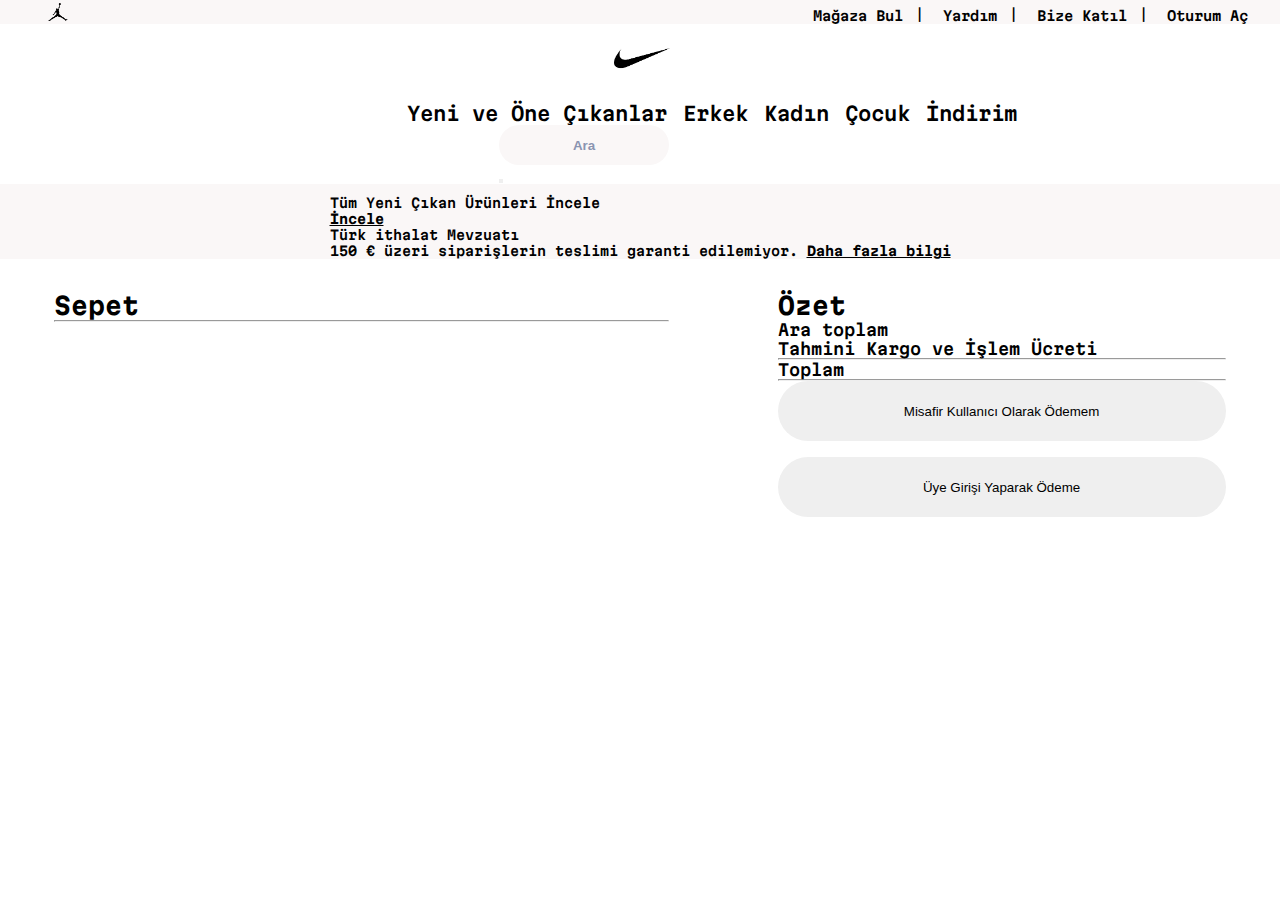
<file: sepet.html>
<!DOCTYPE html>
<html lang="en">
<head>
    <meta charset="UTF-8">
    <meta name="viewport" content="width=device-width, initial-scale=1.0">
    <title>Document</title>
    <link rel="stylesheet" href="index.css">
    <link href="https://cdn.jsdelivr.net/npm/bootstrap@5.3.2/dist/css/bootstrap.min.css" rel="stylesheet" integrity="sha384-T3c6CoIi6uLrA9TneNEoa7RxnatzjcDSCmG1MXxSR1GAsXEV/Dwwykc2MPK8M2HN" crossorigin="anonymous">
    <link rel="stylesheet" href="https://cdnjs.cloudflare.com/ajax/libs/font-awesome/6.4.2/css/all.min.css" integrity="sha512-z3gLpd7yknf1YoNbCzqRKc4qyor8gaKU1qmn+CShxbuBusANI9QpRohGBreCFkKxLhei6S9CQXFEbbKuqLg0DA==" crossorigin="anonymous" referrerpolicy="no-referrer" />
    <link rel="stylesheet" href="https://cdn.jsdelivr.net/npm/bootstrap-icons@1.11.1/font/bootstrap-icons.css">
    <link rel="preconnect" href="https://fonts.googleapis.com">
    <link rel="preconnect" href="https://fonts.gstatic.com" crossorigin>
    <link href="https://fonts.googleapis.com/css2?family=Anton&family=Arimo&family=Belanosima&family=Caprasimo&family=Dancing+Script:wght@700&family=Great+Vibes&family=Heebo&family=Martian+Mono:wght@600&display=swap" rel="stylesheet">
</head>
<body>
    <header>
        <div class="mybo container-fluid">
            <img src="img/Jumpman_logo.svg.png" width="20px" height="20px" alt="">
            <ul >
                <li><a href="">Mağaza Bul</a></li>
                <span>|</span>
                <li><a href="">Yardım</a></li>
                <span>|</span>
                <li><a href="">Bize Katıl</a></li>
                <span>|</span>
                <li><a href="login.html">Oturum Aç</a></li>
            </ul>
        </div>
        <nav class="nikelogo container-fluid d-flex justify-content-between"> 
           <a href="index.html"> <img class="ms-4" src="img/51T2hbaJmjL._SX522_.jpg" width="75px " height="75px" alt=""></a>
            <div class="kategori">
                <ul class="">
                    <li><a href="">Yeni ve Öne Çıkanlar</a></li>
                    <li><a href="">Erkek</a></li>
                    <li><a href="">Kadın</a></li>
                    <li><a href="">Çocuk</a></li>
                    <li><a href="">İndirim</a></li>
                </ul>
            </div>
            <div class="searchand d-flex">
                <div class="div-container">
                    <input type="text" placeholder="Ara" >
                    <i class="fa-solid fa-magnifying-glass "></i>
                </div>
                <div class="i-container">
                    <i class="bi bi-search"></i>
                    <i class="bi bi-person"></i>
                    <i class="fa-regular fa-heart"></i>
                  <button><i class="fa-solid fa-bag-shopping text-secondary" ><a href="sepet.html"></a></i> </button>
                    <i class="bi bi-list"></i>
                </div>
            </div>
        </nav>
        <div class="carousel-parent">
            <div id="carouselExampleAutoplaying" class="carousel slide text-center" data-bs-ride="carousel">
                <div class="carousel-inner">
                  <div class="carousel-item active">
                   <p>Tüm Yeni Çıkan Ürünleri İncele <br><a href="">İncele</a></p>
                  </div>
                  <div class="carousel-item">
                    <p>Türk ithalat Mevzuatı <br>150 € üzeri siparişlerin teslimi garanti edilemiyor. <a href="">Daha fazla bilgi</a></p>
                  </div>
                </div>
              </div>
        </div>
    </header>
    
    <div class="container divparentsepet">
        <div class="sepeturun">
            <h2>Sepet</h2><hr>
            <table id="sepet-tablo">

            </table>
        </div>
        <div class="sepetozet">
            <h2>Özet</h2>
            <p>Ara toplam </p>
            <p>Tahmini Kargo ve İşlem Ücreti</p><hr>
            <p id="toplam-fiyat">Toplam</p> <hr>
            <div class="buttonparentsepet">
            <button class="text-center">Misafir Kullanıcı Olarak Ödemem</button>
            <button><a href="login.html">Üye Girişi Yaparak Ödeme</a></button>
            </div>
        </div>
    </div>

    
    
    
    
    <script src="https://cdn.jsdelivr.net/npm/bootstrap@5.3.2/dist/js/bootstrap.bundle.min.js " src="script.js" integrity="sha384-C6RzsynM9kWDrMNeT87bh95OGNyZPhcTNXj1NW7RuBCsyN/o0jlpcV8Qyq46cDfL" crossorigin="anonymous"></script>
   
</body>
</html>
</file>
<file: index.css>
*{
    box-sizing: border-box;
    margin: 0;
    padding: 0;
}
body{
    overflow-x: hidden;
    font-family: 'Anton', sans-serif;
    font-family: 'Arimo', sans-serif;   
    font-family: 'Belanosima', sans-serif;
    font-family: 'Caprasimo', serif;
    font-family: 'Dancing Script', cursive;
    font-family: 'Great Vibes', cursive;
    font-family: 'Heebo', sans-serif;
    font-family: 'Martian Mono', monospace;
}
img{
    max-width: 100%;
}
.parent{

    width: 25rem;
    height: 25rem;
}
/* ********************LOGİN CSS************************** */
.logoparent{
   display: flex;
   justify-content: space-between;
   align-items: center;
}
form .input1{
    border-radius: 8px;
    background-color: transparent;
    height: 56px;
    border: 1px solid rgb(29, 29, 29);
    top: 8px;
    display: flex;
    justify-content: flex-start;
    align-items: center;
}
#btncontinue{
    width: 75px;
    height: 45px;
    border-radius: 25px;
    margin-top: 1rem;
    position: relative;
    right: -320px;
    
}
::placeholder{
    color:gray;
    font-weight: 600;
}

/* *************************** LOGİN CSS END******************************* */

/* ***************************** MYBO  BÖLÜMÜ **************************** */
.mybo{
    display: flex;
    justify-content: space-between;
    background: rgb(250, 247, 247);
    align-items: center;
}
.mybo img{
    margin-left: 3rem;
}
.mybo ul {
    margin-right: 2rem; 
    margin-top: 5px;   

}
.mybo ul li {
    list-style: none;
    display: inline-block;
    margin-left: 7px;
}
.mybo ul li  a{
    text-decoration: none;
    color: black;
    font-weight:600;
    font-size: smaller;

}
/********************************* KATEGORİ NAVBAR *************************/

nav{
    display: grid;
    place-items: center;
}
.kategori{
    margin-left: 8rem;
}
.kategori ul {
    display: flex;
    list-style: none;
    
}
.kategori ul li{
    margin-left: 1rem;
}
.kategori ul li a{
    text-decoration: none;
    font-weight: 600;
    color: black;
    font-size: larger;
}
.div-container{
    position: relative;
  
}
.div-container .fa-magnifying-glass{
    position: absolute ;
    left: 10px;
    top: 35%;
}
::placeholder {
    color:#8a94b1 !important;
    text-align: center;

}
.div-container input{
    border-radius: 100px;
    border: transparent;
    width: 170px;
    height: 40px;
    background-color:rgb(250, 247, 247);
    margin-right: 7rem;
}
.i-container{
    position: relative;

}
 .i-container .fa-heart{
    position: absolute;
    right: 5rem;
    top: .6rem;
    font-size: large;
}
.i-container .fa-bag-shopping{
    position: absolute;
    right: 2.5rem;
    top: .6rem;
    font-size: large;
}
.bi-list{
    display: none;
}
.bi-search{
    display: none;
}
.bi-person{
    display: none;
}

ul li#main1{
    
}
ul li#main1 ul li{
    margin-top: 1rem;
}
ul li#main1 ul li ul{
    display: block;
    margin-top: 2rem;
}
 ul li#main1 ul li{
    display: none;
    position: absolute;
    left: -40px;
    top: 0;
}

 ul li#main1 ul li{
    position: relative;
}
 ul li#main1:hover ul li  {
    display: block;
}
ul li#main1 ul li ul li{
    color: gray;
    font-size: small;
    line-height: .5rem;
}
ul li#main1 ul li ul li:hover{
    color: black;
}

/*************** KATEGORİ NAVBAR END ******************************/

/*************** TEXT-CAROUSEL-PARENT ****************************/
.carousel-parent{
 background-color:rgb(250, 247, 247);
display: grid;
place-items:center ;
height: auto;
width:auto;
padding-top: .7rem;
color:black;
font-weight: 600;
}
.carousel-parent p{
    font-size: small;
}
.carousel-parent p a{
    color: black;
    font-weight: 700;
    font-size: 20;
}
/*************** TEXT-CAROUSEL-PARENT END ****************************/

/*************************** AÇIKLAMA PARENT**************************/
/* .aciklamaparent p{
    color: black;
    font-weight: 700;
    margin-top: 2rem;
}
.aciklamaparent h1{
    font-size: 65px;
    color: black;
    font-weight:900;
}
.aciklamaparent button{
    width: 90px;
    height: 40px;
    background: black;
    color: white;
    border-radius: 20px;
    margin-top: 2.3rem;
    margin-bottom: 3rem
} */
/**********************************AÇIKLAMA-PARENT-END *****************/

/******************** VİDEO PARENT *************/
.video-container .disarisi {
    margin: 0;
    padding: 0;
    display: flex;
    justify-content: center;
    height: 76.5vh;
    width: 100%;
    border: 2 px solid red;
    background-image: url(img/disarisi2.webp);
    background-position: center;
    background-size: cover;
    position: relative;
}
.disarisi .disarisi-text{
    text-align: start;
    position: absolute;
    top: 70%;
    color: white;
    left: 2%;
}
 .disarisi .disarisi-text h1{
    font-weight: 900   ;
    font-size: 60px;
}
.disarisi .disarisi-text h3{
    font-size: large;
}
.disarisi .disarisi-text button{
    background-color: white;
    color: rgb(51, 51, 51);
    border-radius: 30px;
    height: 35px;
    width: 90px;
    border: none;
    font-weight: bold;
}
/************************************ ÜRÜN-SLİDER-PARENT ******/
.foto{
    width: 250px;
    height: 250px;
} */

.carousel-item{
    width: 100%;
    height:100rem;

}
/******************************** BOX-İMG-PARENT *************************/

.box-img-parent ul {
    display: flex;
    justify-content: space-between;
    list-style: none;

}
.box-img-parent ul .li-box{
    width: calc( (100% / 3) );

}
.box-img-parent ul .li-box p{
    display: flex;
    justify-content: last baseline;
}

.box-img-parent ul .li-box li {
    margin: 1rem 1rem;
    background-color: #f8f8fa;
    height: 55vh;
    text-align: center;

}
.box-img-parent h3{
    margin-left: 2.8rem;
    margin-top: 3rem;
}
 /*******************************  BOX - İMG- PARENT END *************************************/

 /******************************* BOX2- İMG2- PARENT2 ****************************************/

.box-img-parent2 ul {
    display: flex;
    justify-content: space-between;
    list-style: none;

}
.box-img-parent2 ul .li-box2{
    width: calc( (100% / 4) );

}
.box-img-parent2 ul .li-box2 p{
    display: flex;
    justify-content: last baseline;
}

.box-img-parent2 ul .li-box2 li {
    margin: 1rem 1rem;
    background-color: rgb(243, 203, 130);
    height: 55vh;
    text-align: center;

}
.box-img-parent2 h3{
    margin-left: 2.8rem;
    margin-top: 3rem;
}

/******************************************** BOX2- İMG2- PARENT2 - END *********************/

/******************************************** BOX3- İMG3- PARENT3 *********************/
.box-img-parent3 ul {
    display: flex;
    justify-content: space-between;
    list-style: none;

}
.box-img-parent3 ul .li-box3{
    width: 100%;
    height: 50vh;
    display: flex;
    justify-content: space-between;
    align-items: normal;


}
.box-img-parent3 ul .li-box3 p{
    display: flex;
    justify-content: last baseline;
}

 #yedi {
    margin: 1rem 1rem;
    height: 55vh;
    width: 24%;
    background-image: url(img/bune.webp);
    background-position:center ;
    background-repeat: no-repeat;
    background-size: cover;
}   
 #sekiz {
    margin: 1rem 1rem;
    height: 55vh;
    width: 24%;
    background-image: url(img/sekiz.jpg);
    background-position:center ;
    background-size: contain;
}   
 #dokuz {
    margin: 1rem 1rem;
    height: 55vh;
    width: 24%;
    background-image: url(img/Cocuk.webp);
    background-position:center ;
    background-repeat: no-repeat;
    background-size: cover;
}   
 #on {
    margin: 1rem 1rem;
    height: 55vh;
    width: 24%;
    background-image: url(img/Genc.jpg);
    background-position:center ;
    background-repeat: no-repeat;
    background-size: contain;
}   
 .box-img-parent3 ul .li-box3 li .btn-div{
    display: flex;
    justify-content: center;
    position: relative;
    top: 24rem;
    left: -3rem;
}
.box-img-parent3 h3{
    margin-left: 2.8rem;
    margin-top: 3rem;
}
.box-img-parent3 .li-box3 li #button1{
    border-radius: 20px;
    background-color: white;
    color: black;
    font-weight:600;
    text-align: center;
    width: 100px;
    height: 40px;
    border: none;
}
.box-img-parent3 .li-box3 li #button2{
    border-radius: 20px;
    background-color: white;
    color: black;
    font-weight: 600;
    text-align: center;
    width: 200px;
    height: 40px;
    border: none;
}
/******************************************** BOX2- İMG2- PARENT3 - END *********************/

/******************************************* SLİDER3 ****************************************/
    .slider3{
        margin-top: 5rem;
        height: 300px;
    }

    .slider3img{
        display: flex;
        align-items: normal;
        margin-bottom: 2rem;
    }
    .slider3img img{
        width: 22%;
        margin-left: 3rem;
    }
/******************************************* SLİDER3 END ************************************/


/****************************************** BOX-İMG-PARENT-4 *******************************/
.box-img-parent4{
    margin-top: 5rem;
}
.box-img-parent4 h3 {

    margin-left: 3rem;
    margin-top: 2rem;
    margin-bottom: 2rem;

}

.fotodiv{
    display: flex;
    justify-content: space-around;
    width: calc(100/2);
}
.fotodiv .firstfoto{
    width: 47%;
    margin-left: 2rem;
    height: 400px;
    background-image: url(img/firstfoto.jpg);
    background-position: center;
    background-size: cover;
    background-repeat: no-repeat;
}
 #nikeapp{
    position: relative;
    top: 18rem;
    left: 5rem;
    border-radius: 20px;
    border: none;
    padding: .5rem ;
    width: 100px;
    color: black;
    font-weight: bold;
    background-color: white;
}
#nikeapph{
    position: relative;
    top: 16rem;
    left: 5rem;
    color :rgb(255, 255, 255);
    font-weight: bold;
}
.fotodiv .secondfoto{
    width: 47%;
    height: 400px;
    margin-right: 1.7rem;
    background-image: url(img/secondfoto.webp);
    background-position: center;
    background-size: cover;
    background-repeat: no-repeat;
}
/****************************************** BOX-İMG-PARENT-4-END ***************************/

/****************************************** MİNİ-MENU *************************************/
.minimenu{
    display: flex;
    justify-content: space-evenly;
    align-items: center;
    margin-top: 3rem;
}
.minimenu ul .titleall{
    list-style: none;
    margin-bottom: 3rem;
}
.minimenu ul .titleall a{
    color: black;
    font-weight: 600;
    font-size: large;
}
.minimenu ul li{
list-style: none;    
margin-top: 1rem;

}
.minimenu ul li a:hover{
    color: black;
}
.minimenu ul li a{
    text-decoration: none;
    color: gray;
  
    font-size: medium;
}
/**************************************** MİNİ MENU END **********************************/

/************************ mobilminimenu *****************/
.mobilmenu{
    display: none;
}
/************************ mobilminimenu end *****************/

/************************ FOOTTER ***************************/

footer{
    
    width: 100%;
    height: 45vh;
    background-color: black;
}
.lists{
    margin-left: 10rem;
}
.lists .betwen li{
    display: inline-block;
    margin-right: 1rem;
    font-size:x-large;
    position: relative;
    right: 8rem;
}   
.lists ul {
    margin-top: 3rem;
    margin-left: 6rem;
}
.lists ul li {
    list-style: none;
    margin-top: 1rem;
    font-size: small;
}
.lists{
    display: flex;
    justify-content: space-between;
    margin-top: 3rem;
    background-color: black;
    color: gray;
}
.lists .title2{
    color: white;
}
.lists ul li:hover{
    color: white;
}
/**********lists2**********/
.lists2{
    display: flex;
    justify-content: space-around;
}
.lists2 ul{
    margin-top: 6rem;
}
.lists2 ul li{
    display: inline-block;
    color: gray;
    margin-left: 1rem;
}

.lists2 ul li:hover{
    color: white;
}
/*********************** lİST2 END *************/

/*********************** FOOTER END *************************/

/******************************** PRODUCT ******************************/
.boxparent{
    display: flex;
    justify-content: center; 
    height: 138vh;
    margin-top: 3rem;
}
#box1{
    width: 100px;
    height: 100vh;
    margin-right: 1rem;
    
}
#box2{
    width: 380px;
    height: 100vh;
    margin-right: 1rem;
}
#box3{
    width: 386px;
    height: 150vh;
    margin-left: 5rem;
    line-height: .8rem;
    justify-content: space-between;
   
}
#box1 ul li {
list-style: none;
margin-bottom: 1rem;

}
.box h1, .box p{
    color: black;
    font-weight: 700;
}

.ikidiv{
    display: flex;
    font-size: medium;
}
.ikidiv p{
margin-right: 2rem;
}
 .size .sizebox:hover{
    border: 1px solid black;
}
.size{
    display: flex;
    flex-wrap: wrap;
    justify-content: flex-start;
}
.size .sizebox{
    width: 110px;
    height: 45px;
    border: .5px solid rgba(128, 128, 128, 0.5);
    text-align: center;
    margin-bottom: .5rem;
    margin-right: .5rem;
    border-radius: 5px;
    padding: 1rem;
    font-weight: 400;
    font-size: large;
    color: black;
}
.sizeall{
    margin-top: 4rem;
    margin-left: -4.5   rem;
}
.sepet{

    width: 350px;
    height: 60px;
    border-radius: 30px;
    color: white;
    background-color: black;
    margin-bottom: .5rem;
    margin-left: -2rem;
}
.fav{
    width: 350px;
    height: 60px;
    border-radius: 30px;
    margin-left: -2rem;
    background-color: white;
    color: black;
}
.textdiv{
}
/******************************** PRODUCT-END *************************/


/***************************************************** USER-PHOTO KISMI **************************/
.yorumparent{
    margin-top: 2rem;
}
.photobutton{
    border-radius: 20px;
    width: 150px;
    height: 40px;
    background-color: white;
    color: black;
    border: .5px solid rgba(128, 128, 128, 0.5);
}
.photobutton:hover{
    border: black;
}
.userphoto{
    display: flex;
    justify-content: space-between;
    margin: 2rem;
}
.userphoto .userphoto1{
    width: 23%;
    height: 45vh;
    background-image: url(img/userphoto1.webp);
    background-position: center;
    background-size: cover;
    background-repeat: no-repeat;

}
.userphoto .userphoto2{
    width: 23%;
    height: 45vh;
    background-image: url(img/userphoto2.webp);
    background-position: center;
    background-size: cover;
    background-repeat: no-repeat;

}
.userphoto .userphoto3{
    width: 23%;
    height: 45vh;
    background-color:whitesmoke;
    display: flex;
    justify-content: center;
    align-items: center;
}
.userphoto .userphoto3 p{
    text-align: center;
    font-size: x-large;
    font-weight: 700;
}
.userphoto .userphoto4{
    width: 23%;
    height: 45vh;
    background-color: whitesmoke;
    margin-right: 2rem;

}

/*********************************************** PRODUCT-END KISMI SLİDER*****************************/
.productendkismi{
    display: flex;
    justify-content: space-between;

}
.slider10a{
    width: 32%;
}
/*********************************************** PRODUCT-END KISMI SLİDER- END*****************************/

/***************************************************** USER-PHOTO KISMI **************************/



/********************************************************************* MOBİL ************************************************************************************************/



/**************************************** SEPET KISMI **********************/

.divparentsepet{
    display: flex;
    justify-content: space-around;
    align-items: center;
    margin-top: 2rem;
}
 .sepeturun{
    width: 48%;
    height: 40vh;
    }

.sepetozet{
    width: 35%;
    height: 40vh;
}

.sepetozet {
    color: black;
    font-weight: 600;
}
.buttonparentsepet button{
    display: block;
    border-radius: 30px;
    height: 60px;
    width:100%;
    margin-bottom: 1rem;
    border: none;
    text-align: center;
}
.buttonparentsepet button a{
    text-decoration: none;
    color: black;
    text-align: center;
}



/* 
#sepet-tablo {
    width: 100%;
    border-collapse: collapse;
    margin-bottom: 10px;
}

#sepet-tablo th, #sepet-tablo td {
    border: 1px solid #ddd;
    padding: 8px;
    text-align: left;
}

#sepet-tablo th {
    background-color: #f2f2f2;
}

#toplam-fiyat {
    font-weight: bold;
} */



/**************************************** SEPET KISMI END *******************/











@media screen and (max-width:600px) {
    body{
        overflow-x: hidden;
    }
    
    .mybo{
        display: none;
    }
    /********** NAVBAR MEDİA SCREEN********** */
    .kategori{
        display: none;
    }
    .div-container{
        display: none;
    }
    .bi-list{
        display: block;
        position: absolute;
        right:1px;
        top: 4px;
        font-size: x-large;
    }
    .i-container .fa-heart{
        display: none;
    }
    .i-container{
        top: 1rem;
        position: absolute;
    }
   .i-container .fa-bag-shopping{
        font-size: x-large;
    }
    .bi-search{
        display: block;
        position: absolute;
        right:120px;
        top: 9px;
        font-size: large;
    
    }
    .bi-person{
        display: block;
        position: absolute;
        right:80px;
        top: 4px;
        font-size: x-large;
    }
    /************ NAVBAR MEDİA SCREEN END  *************/
    /************ CAROUSEL-PARENT **********************/
    .carousel-item{
        font-size: small;
        width: 95%;
    }   
    /************ ACİKLAMA-PARENT  ****************/
  .aciklamaparent h1{
    font-size: 40px;
  }
  /****************** BOX-İMG-PARENT **************/
  .box-img-parent{
    margin-left: -1.9rem;
  }

  #sifir{
        width: 100%;
    }
    .box-img-parent ul .li-box .pdiv .pl{
        display: none;
    }
#bir{
    display: none;

}
#iki{
    display: none;
}

/********************* BOX-İMG-PARENT 2 ********/
.box-img-parent2{
    margin-top: 3.5rem;
    margin-left: -1.9rem;
}
#uc{
    width: 100%;
}
#dort {
    display: none;
}
#bes{
    display: none;
}
#alti{
    display: none;
}
/************************** BOX-İMG-PARENT2 END **********/

/************************** BOX-İMG-PARENT3 **************/
.box-img-parent3 ul .li-box3 li .btn-div{
 
}
.box-img-parent3{
    margin-top: 5rem;
}
.box-img-parent3 h3{
    margin-left: .8rem;
}
 #yedi{
    width: 90%;
    height: 65vh;
    margin-left: -1.2rem;
}
 #sekiz{
    display: none;
}
 #dokuz{
    display: none;
}
#on{
    display: none;
}

/************************** BOX-İMG-PARENT3-END**********/

/************************* BOX-İMG-PARENT-4 *************/
.box-img-parent4 .fotodiv{
    display: block;
}
.fotodiv .firstfoto{
    width: 95%;
    margin-left: .5rem;
    margin-bottom: 1rem;
}
#nikeapp{
    position: relative;
    left: 2rem;
}
#nikeapph{
    position: relative;
    left: 2rem;
}

.fotodiv .secondfoto{
    width: 95%;
    margin-left: .5rem;
}
/************************* BOX-İMG-PARENT-4-END *********/
/************************* MİNİ-MENU ********************/
.minimenu ul li {
    display: none;
}
/************************* MİNİ-MENU-END ****************/

/************************ mobilminimenu *****************/
.mobilmenu{
    display: block;
}
.mobilmenu ul li{
    list-style: none;
    color: black;
    font-size: medium;
    font-weight: 500;
    margin-top: 1rem;
}
/************************ mobilminimenu end *****************/


/************************ FOOTER ***************************/
.lists{
    display: block;
    margin-left: -7rem;
    padding: .1rem;
}

    .betwen{
        position: relative;
        top: 100%;
        left: 25%;
    }

/************************ FOOTER-END ***********************/

/*********************** VİDEO  PARENT **************************/

.video-container .disarisi{
width: 95%;
height: 65vh;    
background-image: url(img//dısarisi.jpg);
background-position: center;
background-size: cover;
background-repeat: no-repeat;
}
.video-container .disarisi .disarisi-text {
    position: absolute;
    top: 60%;

}
.video-container .disarisi .disarisi-text h1{
    font-size: 40px;
}
/*********************** VİDEO PARENT END **********************/
/********************** slider3 ****************************/
.slider3{
    display: none;
}
}
/************************* slider3 end *********************/
</file>
